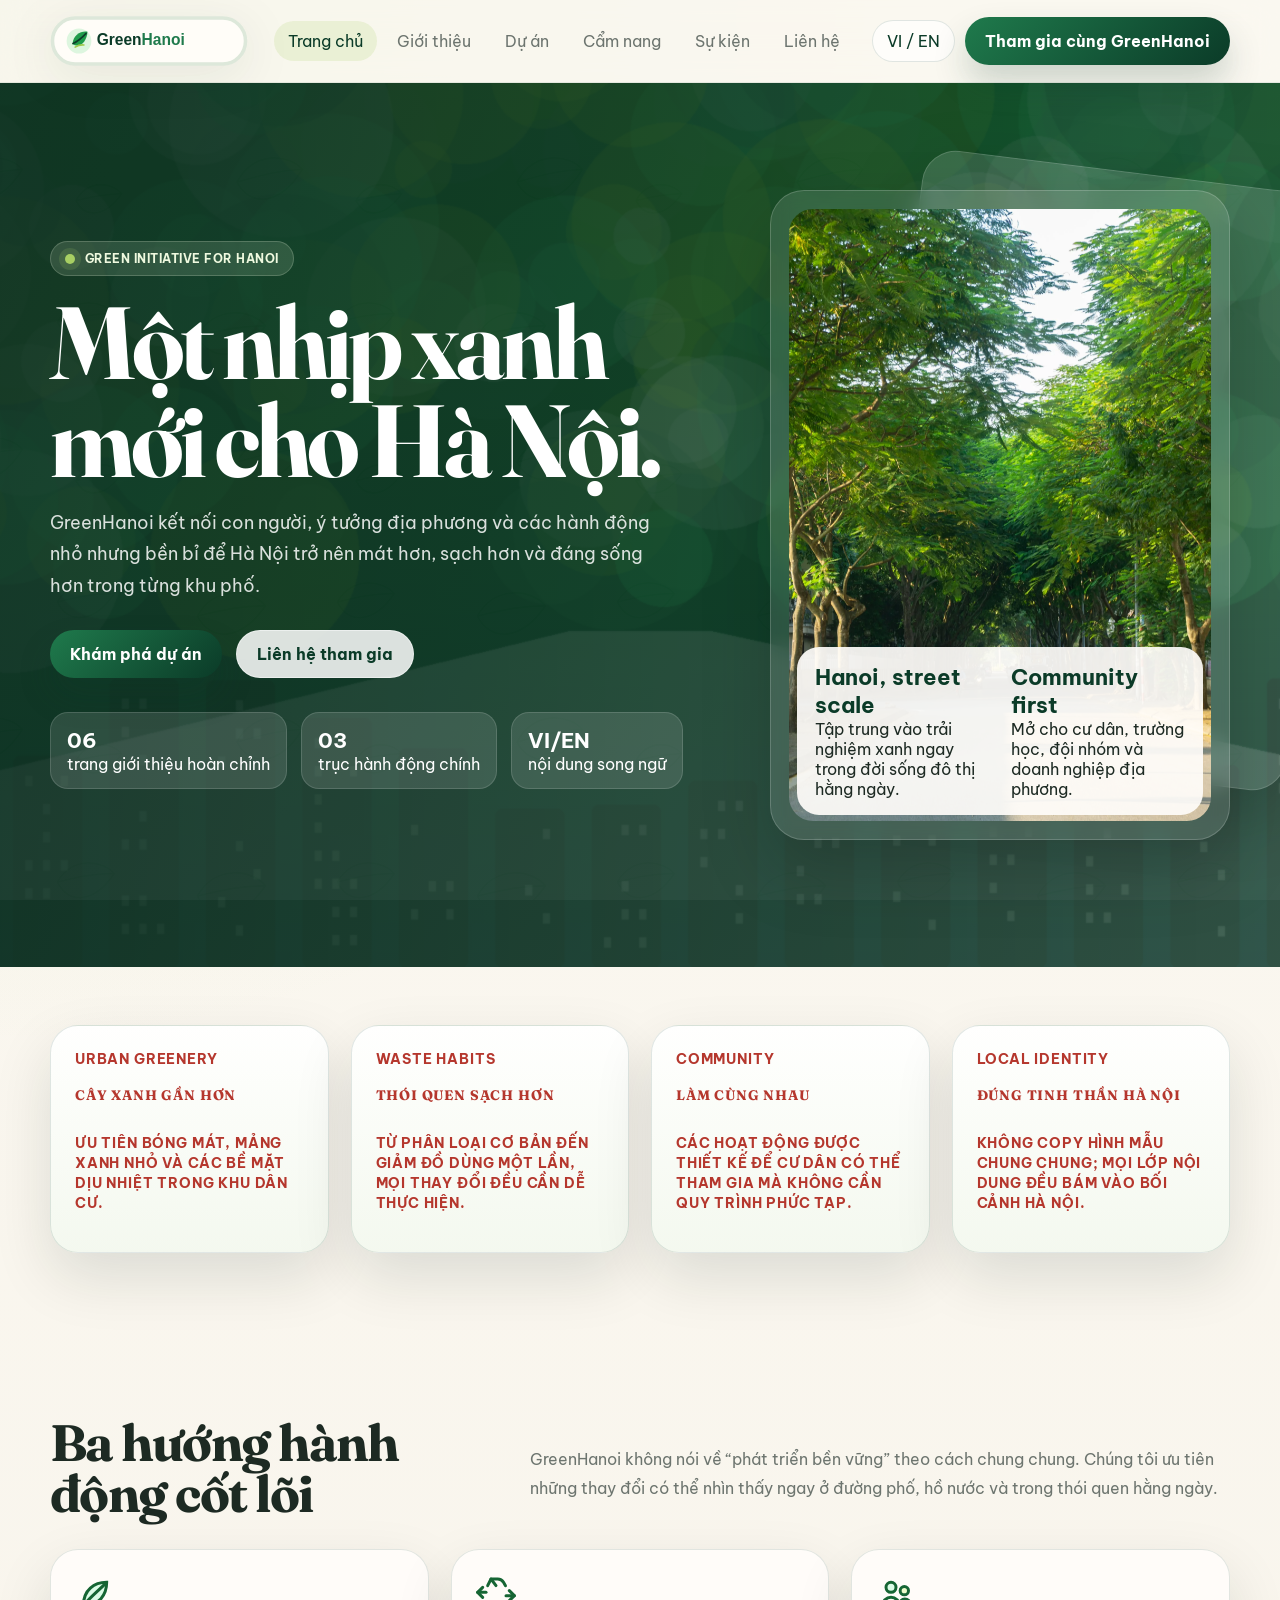
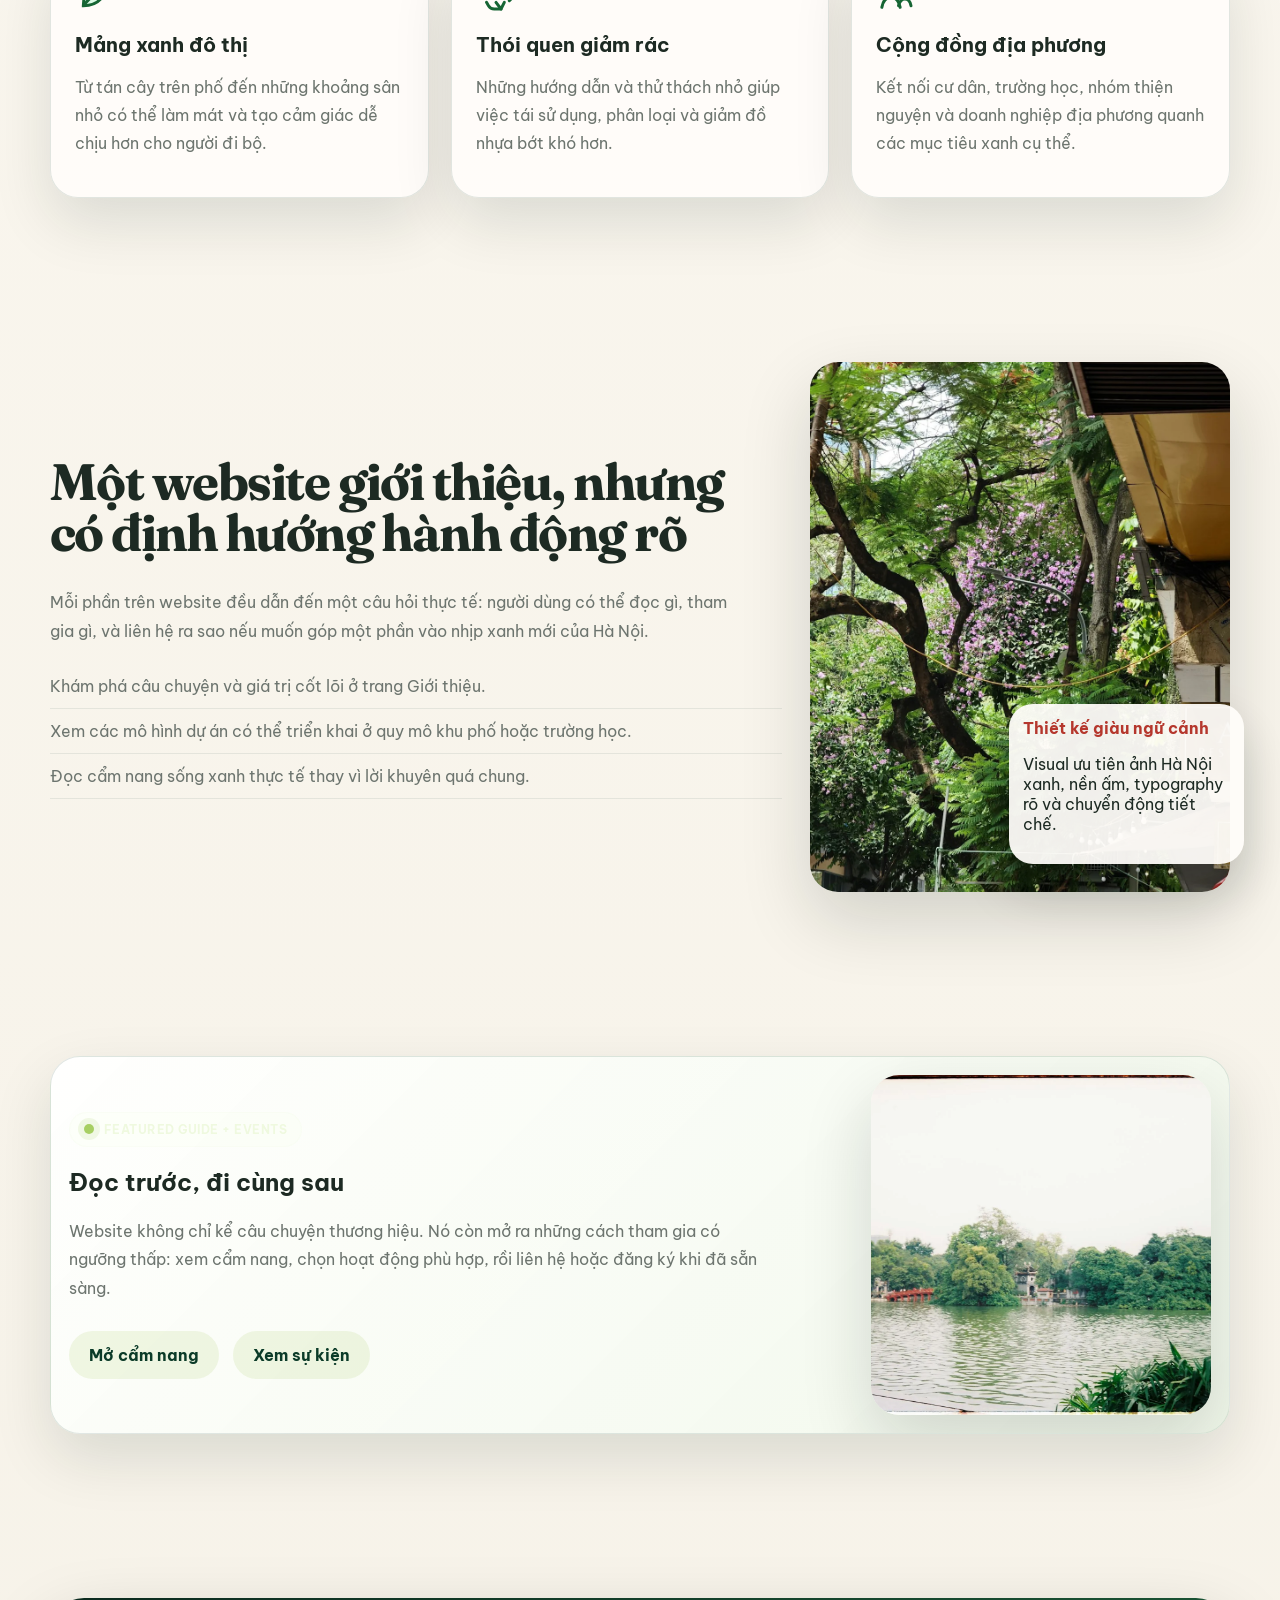
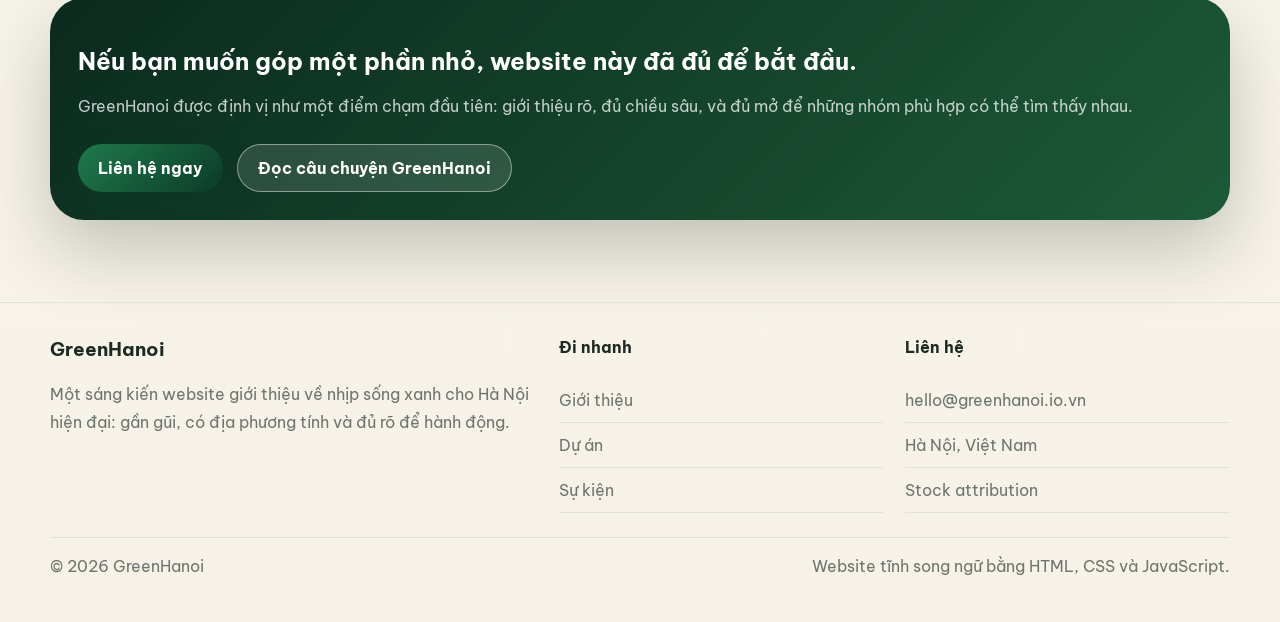
<file: index.html>
<!doctype html>
<html lang="vi">
<head>
  <meta charset="utf-8">
  <meta name="viewport" content="width=device-width, initial-scale=1">
  <title>GreenHanoi | Một nhịp xanh mới cho Hà Nội</title>
  <meta name="description" content="GreenHanoi là website giới thiệu một sáng kiến cộng đồng hiện đại nhằm xây dựng Hà Nội xanh hơn, sạch hơn và dễ sống hơn.">
  <link rel="preconnect" href="https://fonts.googleapis.com">
  <link rel="preconnect" href="https://fonts.gstatic.com" crossorigin>
  <link href="https://fonts.googleapis.com/css2?family=Be+Vietnam+Pro:wght@400;500;600;700;800&family=Fraunces:opsz,wght@9..144,500;9..144,700&display=swap" rel="stylesheet">
  <link rel="stylesheet" href="assets/css/site.css">
</head>
<body>
  <a class="skip-link" href="#main-content">Skip to content</a>
  <div class="site-shell">
    <header class="site-header">
      <div class="container site-header__bar">
        <a class="brand" href="index.html" aria-label="GreenHanoi">
          <img src="assets/logo/greenhanoi-logo.svg" alt="GreenHanoi logo">
        </a>
        <nav class="site-nav" aria-label="Primary">
          <button class="menu-toggle" type="button" aria-expanded="false" aria-controls="site-nav-links" data-menu-toggle>
            <span class="lang" data-lang="vi">Menu</span>
            <span class="lang" data-lang="en">Menu</span>
          </button>
          <div class="site-nav__links" id="site-nav-links" data-nav-links>
            <a href="index.html"><span class="lang" data-lang="vi">Trang chủ</span><span class="lang" data-lang="en">Home</span></a>
            <a href="about.html"><span class="lang" data-lang="vi">Giới thiệu</span><span class="lang" data-lang="en">About</span></a>
            <a href="projects.html"><span class="lang" data-lang="vi">Dự án</span><span class="lang" data-lang="en">Projects</span></a>
            <a href="guide.html"><span class="lang" data-lang="vi">Cẩm nang</span><span class="lang" data-lang="en">Guide</span></a>
            <a href="events.html"><span class="lang" data-lang="vi">Sự kiện</span><span class="lang" data-lang="en">Events</span></a>
            <a href="contact.html"><span class="lang" data-lang="vi">Liên hệ</span><span class="lang" data-lang="en">Contact</span></a>
          </div>
          <div class="header-actions">
            <button class="lang-toggle" type="button" data-lang-toggle aria-pressed="false">VI / EN</button>
            <a class="button button--primary" href="contact.html">
              <span class="lang" data-lang="vi">Tham gia cùng GreenHanoi</span>
              <span class="lang" data-lang="en">Join GreenHanoi</span>
            </a>
          </div>
        </nav>
      </div>
    </header>

    <main id="main-content">
      <section class="hero">
        <div class="container hero__grid">
          <div>
            <div class="eyebrow" data-animate="1">
              <span class="lang" data-lang="vi">Green initiative for Hanoi</span>
              <span class="lang" data-lang="en">Green initiative for Hanoi</span>
            </div>
            <h1 data-animate="2">
              <span class="lang" data-lang="vi">Một nhịp xanh mới cho Hà Nội.</span>
              <span class="lang" data-lang="en">A new green rhythm for Hanoi.</span>
            </h1>
            <p data-animate="3">
              <span class="lang" data-lang="vi">GreenHanoi kết nối con người, ý tưởng địa phương và các hành động nhỏ nhưng bền bỉ để Hà Nội trở nên mát hơn, sạch hơn và đáng sống hơn trong từng khu phố.</span>
              <span class="lang" data-lang="en">GreenHanoi connects people, local ideas, and steady small actions to make Hanoi cooler, cleaner, and more livable at the neighborhood scale.</span>
            </p>
            <div class="hero__actions" data-animate="4">
              <a class="button button--primary" href="projects.html">
                <span class="lang" data-lang="vi">Khám phá dự án</span>
                <span class="lang" data-lang="en">Explore projects</span>
              </a>
              <a class="button button--secondary" href="contact.html">
                <span class="lang" data-lang="vi">Liên hệ tham gia</span>
                <span class="lang" data-lang="en">Join or contact</span>
              </a>
            </div>
            <div class="hero__mini reveal">
              <div class="pill-stat">
                <strong>06</strong>
                <span class="lang" data-lang="vi">trang giới thiệu hoàn chỉnh</span>
                <span class="lang" data-lang="en">core editorial pages</span>
              </div>
              <div class="pill-stat">
                <strong>03</strong>
                <span class="lang" data-lang="vi">trục hành động chính</span>
                <span class="lang" data-lang="en">main action pillars</span>
              </div>
              <div class="pill-stat">
                <strong>VI/EN</strong>
                <span class="lang" data-lang="vi">nội dung song ngữ</span>
                <span class="lang" data-lang="en">bilingual content</span>
              </div>
            </div>
          </div>
          <div class="hero-card reveal">
            <picture>
              <source srcset="assets/images/stock/home-canopy.webp" type="image/webp">
              <img src="assets/images/stock/home-canopy.jpg" alt="Hanoi street framed by dense green trees">
            </picture>
            <div class="hero-card__note">
              <div>
                <strong>Hanoi, street scale</strong>
                <span class="lang" data-lang="vi">Tập trung vào trải nghiệm xanh ngay trong đời sống đô thị hằng ngày.</span>
                <span class="lang" data-lang="en">Focused on greener daily urban life where people already live and move.</span>
              </div>
              <div>
                <strong>Community first</strong>
                <span class="lang" data-lang="vi">Mở cho cư dân, trường học, đội nhóm và doanh nghiệp địa phương.</span>
                <span class="lang" data-lang="en">Open to residents, schools, local teams, and neighborhood businesses.</span>
              </div>
            </div>
          </div>
        </div>
      </section>

      <section class="section feature-band">
        <div class="container stats-grid">
          <article class="stat-card reveal">
            <span>Urban greenery</span>
            <strong><span class="lang" data-lang="vi">Cây xanh gần hơn</span><span class="lang" data-lang="en">Closer greenery</span></strong>
            <p><span class="lang" data-lang="vi">Ưu tiên bóng mát, mảng xanh nhỏ và các bề mặt dịu nhiệt trong khu dân cư.</span><span class="lang" data-lang="en">Prioritizing shade, pocket greenery, and cooler surfaces inside neighborhoods.</span></p>
          </article>
          <article class="stat-card reveal">
            <span>Waste habits</span>
            <strong><span class="lang" data-lang="vi">Thói quen sạch hơn</span><span class="lang" data-lang="en">Cleaner habits</span></strong>
            <p><span class="lang" data-lang="vi">Từ phân loại cơ bản đến giảm đồ dùng một lần, mọi thay đổi đều cần dễ thực hiện.</span><span class="lang" data-lang="en">From basic sorting to reducing single-use items, every shift must stay practical.</span></p>
          </article>
          <article class="stat-card reveal">
            <span>Community</span>
            <strong><span class="lang" data-lang="vi">Làm cùng nhau</span><span class="lang" data-lang="en">Built together</span></strong>
            <p><span class="lang" data-lang="vi">Các hoạt động được thiết kế để cư dân có thể tham gia mà không cần quy trình phức tạp.</span><span class="lang" data-lang="en">Programs are shaped so residents can join without a heavy process.</span></p>
          </article>
          <article class="stat-card reveal">
            <span>Local identity</span>
            <strong><span class="lang" data-lang="vi">Đúng tinh thần Hà Nội</span><span class="lang" data-lang="en">Rooted in Hanoi</span></strong>
            <p><span class="lang" data-lang="vi">Không copy hình mẫu chung chung; mọi lớp nội dung đều bám vào bối cảnh Hà Nội.</span><span class="lang" data-lang="en">Not a generic eco site. The story, visuals, and actions stay specific to Hanoi.</span></p>
          </article>
        </div>
      </section>

      <section class="section">
        <div class="container">
          <div class="section-heading reveal">
            <div>
              <h2><span class="lang" data-lang="vi">Ba hướng hành động cốt lõi</span><span class="lang" data-lang="en">Three core directions</span></h2>
            </div>
            <p class="lede"><span class="lang" data-lang="vi">GreenHanoi không nói về “phát triển bền vững” theo cách chung chung. Chúng tôi ưu tiên những thay đổi có thể nhìn thấy ngay ở đường phố, hồ nước và trong thói quen hằng ngày.</span><span class="lang" data-lang="en">GreenHanoi avoids abstract sustainability language. The focus is on visible change in streets, lakes, and daily habits.</span></p>
          </div>
          <div class="cards-grid">
            <article class="card reveal">
              <img class="icon" src="assets/icons/leaf.svg" alt="">
              <h3><span class="lang" data-lang="vi">Mảng xanh đô thị</span><span class="lang" data-lang="en">Urban greenery</span></h3>
              <p><span class="lang" data-lang="vi">Từ tán cây trên phố đến những khoảng sân nhỏ có thể làm mát và tạo cảm giác dễ chịu hơn cho người đi bộ.</span><span class="lang" data-lang="en">From tree canopies to small planted courtyards that cool down and soften the pedestrian experience.</span></p>
            </article>
            <article class="card reveal">
              <img class="icon" src="assets/icons/recycle.svg" alt="">
              <h3><span class="lang" data-lang="vi">Thói quen giảm rác</span><span class="lang" data-lang="en">Lower-waste habits</span></h3>
              <p><span class="lang" data-lang="vi">Những hướng dẫn và thử thách nhỏ giúp việc tái sử dụng, phân loại và giảm đồ nhựa bớt khó hơn.</span><span class="lang" data-lang="en">Small guides and challenges that make reuse, sorting, and plastic reduction less intimidating.</span></p>
            </article>
            <article class="card reveal">
              <img class="icon" src="assets/icons/community.svg" alt="">
              <h3><span class="lang" data-lang="vi">Cộng đồng địa phương</span><span class="lang" data-lang="en">Local participation</span></h3>
              <p><span class="lang" data-lang="vi">Kết nối cư dân, trường học, nhóm thiện nguyện và doanh nghiệp địa phương quanh các mục tiêu xanh cụ thể.</span><span class="lang" data-lang="en">Connecting residents, schools, volunteer groups, and neighborhood businesses around specific green goals.</span></p>
            </article>
          </div>
        </div>
      </section>

      <section class="section">
        <div class="container split">
          <div class="reveal">
            <div class="section-heading">
              <div>
                <h2><span class="lang" data-lang="vi">Một website giới thiệu, nhưng có định hướng hành động rõ</span><span class="lang" data-lang="en">An introduction site with a clear action logic</span></h2>
              </div>
            </div>
            <p class="lede"><span class="lang" data-lang="vi">Mỗi phần trên website đều dẫn đến một câu hỏi thực tế: người dùng có thể đọc gì, tham gia gì, và liên hệ ra sao nếu muốn góp một phần vào nhịp xanh mới của Hà Nội.</span><span class="lang" data-lang="en">Every section on the website answers a practical question: what people can read, what they can join, and how they can get in touch if they want to contribute.</span></p>
            <ul class="detail-list">
              <li><span class="lang" data-lang="vi">Khám phá câu chuyện và giá trị cốt lõi ở trang Giới thiệu.</span><span class="lang" data-lang="en">Discover the origin story and core values on the About page.</span></li>
              <li><span class="lang" data-lang="vi">Xem các mô hình dự án có thể triển khai ở quy mô khu phố hoặc trường học.</span><span class="lang" data-lang="en">See program models that can work at neighborhood or school scale.</span></li>
              <li><span class="lang" data-lang="vi">Đọc cẩm nang sống xanh thực tế thay vì lời khuyên quá chung.</span><span class="lang" data-lang="en">Read grounded green living guidance instead of generic advice.</span></li>
            </ul>
          </div>
          <div class="photo-stack reveal">
            <picture>
              <source srcset="assets/images/stock/street-greenery.webp" type="image/webp">
              <img class="photo-stack__main" src="assets/images/stock/street-greenery.jpg" alt="Green street corner in Hanoi">
            </picture>
            <div class="photo-stack__accent">
              <strong><span class="lang" data-lang="vi">Thiết kế giàu ngữ cảnh</span><span class="lang" data-lang="en">Context-rich design</span></strong>
              <p><span class="lang" data-lang="vi">Visual ưu tiên ảnh Hà Nội xanh, nền ấm, typography rõ và chuyển động tiết chế.</span><span class="lang" data-lang="en">The visual system favors Hanoi greenery, warm backgrounds, strong typography, and restrained motion.</span></p>
            </div>
          </div>
        </div>
      </section>

      <section class="section">
        <div class="container">
          <div class="spotlight reveal">
            <div>
              <div class="eyebrow">
                <span class="lang" data-lang="vi">Featured guide + events</span>
                <span class="lang" data-lang="en">Featured guide + events</span>
              </div>
              <h2><span class="lang" data-lang="vi">Đọc trước, đi cùng sau</span><span class="lang" data-lang="en">Read first, join next</span></h2>
              <p class="lede"><span class="lang" data-lang="vi">Website không chỉ kể câu chuyện thương hiệu. Nó còn mở ra những cách tham gia có ngưỡng thấp: xem cẩm nang, chọn hoạt động phù hợp, rồi liên hệ hoặc đăng ký khi đã sẵn sàng.</span><span class="lang" data-lang="en">The site does more than tell a brand story. It opens low-friction ways to engage: read the guide, find a suitable activity, then reach out when ready.</span></p>
              <div class="cta-actions">
                <a class="button button--ghost" href="guide.html"><span class="lang" data-lang="vi">Mở cẩm nang</span><span class="lang" data-lang="en">Open the guide</span></a>
                <a class="button button--ghost" href="events.html"><span class="lang" data-lang="vi">Xem sự kiện</span><span class="lang" data-lang="en">See events</span></a>
              </div>
            </div>
            <picture>
              <source srcset="assets/images/stock/hoan-kiem-lake.webp" type="image/webp">
              <img src="assets/images/stock/hoan-kiem-lake.jpg" alt="Tree-filled lakeside scene in Hanoi">
            </picture>
          </div>
        </div>
      </section>

      <section class="section">
        <div class="container cta-panel reveal">
          <h2><span class="lang" data-lang="vi">Nếu bạn muốn góp một phần nhỏ, website này đã đủ để bắt đầu.</span><span class="lang" data-lang="en">If you want to contribute in a small way, this site is enough to begin.</span></h2>
          <p><span class="lang" data-lang="vi">GreenHanoi được định vị như một điểm chạm đầu tiên: giới thiệu rõ, đủ chiều sâu, và đủ mở để những nhóm phù hợp có thể tìm thấy nhau.</span><span class="lang" data-lang="en">GreenHanoi is positioned as a first point of contact: clear, rich enough to feel credible, and open enough for the right groups to find each other.</span></p>
          <div class="cta-actions">
            <a class="button button--primary" href="contact.html"><span class="lang" data-lang="vi">Liên hệ ngay</span><span class="lang" data-lang="en">Contact us</span></a>
            <a class="button button--secondary" href="about.html"><span class="lang" data-lang="vi">Đọc câu chuyện GreenHanoi</span><span class="lang" data-lang="en">Read the GreenHanoi story</span></a>
          </div>
        </div>
      </section>
    </main>

    <footer class="site-footer">
      <div class="container">
        <div class="footer-grid">
          <div class="footer-column">
            <h3>GreenHanoi</h3>
            <p><span class="lang" data-lang="vi">Một sáng kiến website giới thiệu về nhịp sống xanh cho Hà Nội hiện đại: gần gũi, có địa phương tính và đủ rõ để hành động.</span><span class="lang" data-lang="en">A modern website initiative shaped around greener urban life in Hanoi: local, calm, and practical enough to move people into action.</span></p>
          </div>
          <div class="footer-column">
            <h4><span class="lang" data-lang="vi">Đi nhanh</span><span class="lang" data-lang="en">Quick links</span></h4>
            <ul>
              <li><a href="about.html"><span class="lang" data-lang="vi">Giới thiệu</span><span class="lang" data-lang="en">About</span></a></li>
              <li><a href="projects.html"><span class="lang" data-lang="vi">Dự án</span><span class="lang" data-lang="en">Projects</span></a></li>
              <li><a href="events.html"><span class="lang" data-lang="vi">Sự kiện</span><span class="lang" data-lang="en">Events</span></a></li>
            </ul>
          </div>
          <div class="footer-column">
            <h4><span class="lang" data-lang="vi">Liên hệ</span><span class="lang" data-lang="en">Contact</span></h4>
            <ul>
              <li>hello@greenhanoi.io.vn</li>
              <li><span class="lang" data-lang="vi">Hà Nội, Việt Nam</span><span class="lang" data-lang="en">Hanoi, Vietnam</span></li>
              <li><a href="source-links/stock-attribution.md">Stock attribution</a></li>
            </ul>
          </div>
        </div>
        <div class="footer-meta">
          <span>© 2026 GreenHanoi</span>
          <span><span class="lang" data-lang="vi">Website tĩnh song ngữ bằng HTML, CSS và JavaScript.</span><span class="lang" data-lang="en">Bilingual static site built with HTML, CSS, and JavaScript.</span></span>
        </div>
      </div>
    </footer>
  </div>
  <script src="assets/js/site.js"></script>
</body>
</html>
</file>
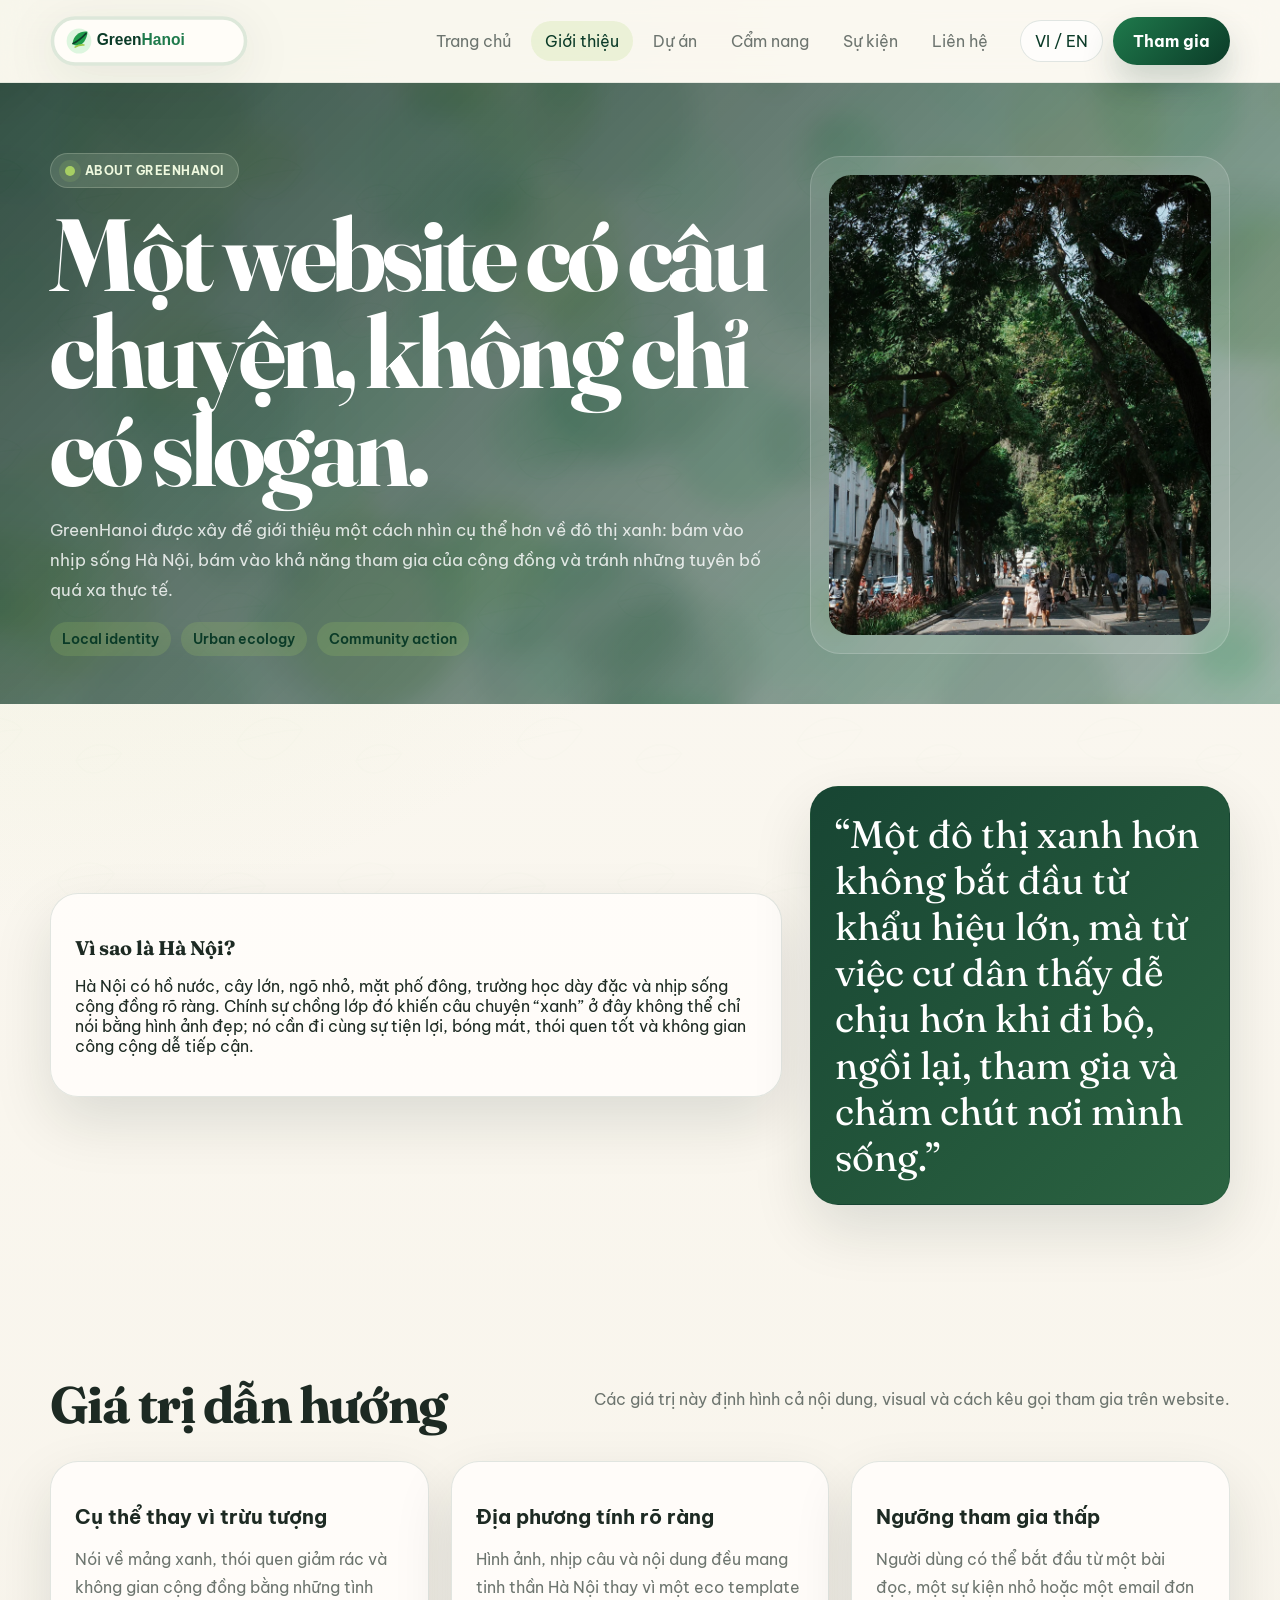
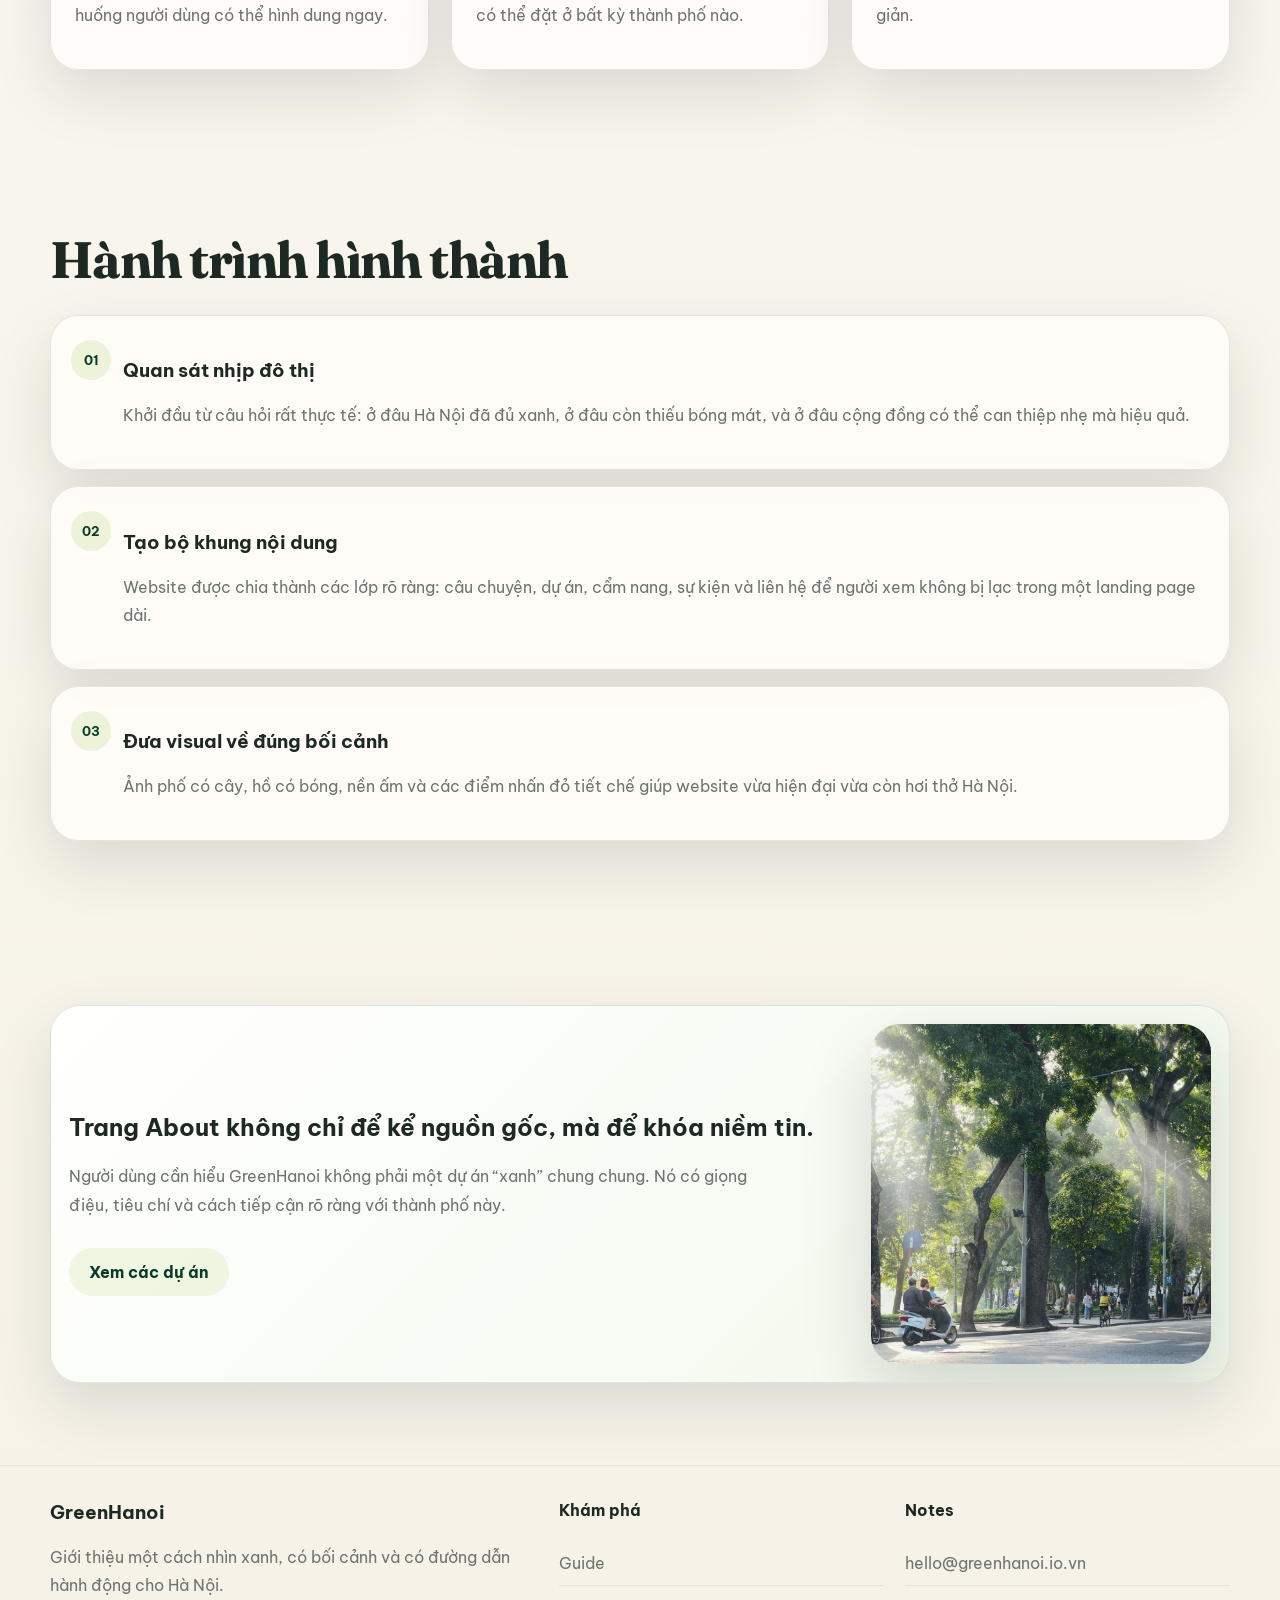
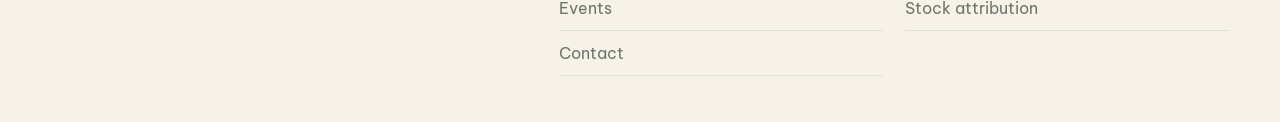
<file: about.html>
<!doctype html>
<html lang="vi">
<head>
  <meta charset="utf-8">
  <meta name="viewport" content="width=device-width, initial-scale=1">
  <title>About GreenHanoi | Câu chuyện và định hướng</title>
  <meta name="description" content="Giới thiệu câu chuyện, giá trị, lý do chọn Hà Nội và cách GreenHanoi định hình một sáng kiến xanh mang tính địa phương.">
  <link rel="preconnect" href="https://fonts.googleapis.com">
  <link rel="preconnect" href="https://fonts.gstatic.com" crossorigin>
  <link href="https://fonts.googleapis.com/css2?family=Be+Vietnam+Pro:wght@400;500;600;700;800&family=Fraunces:opsz,wght@9..144,500;9..144,700&display=swap" rel="stylesheet">
  <link rel="stylesheet" href="assets/css/site.css">
</head>
<body>
  <a class="skip-link" href="#main-content">Skip to content</a>
  <div class="site-shell">
    <header class="site-header">
      <div class="container site-header__bar">
        <a class="brand" href="index.html" aria-label="GreenHanoi">
          <img src="assets/logo/greenhanoi-logo.svg" alt="GreenHanoi logo">
        </a>
        <nav class="site-nav" aria-label="Primary">
          <button class="menu-toggle" type="button" aria-expanded="false" aria-controls="site-nav-links" data-menu-toggle>
            <span class="lang" data-lang="vi">Menu</span><span class="lang" data-lang="en">Menu</span>
          </button>
          <div class="site-nav__links" id="site-nav-links" data-nav-links>
            <a href="index.html"><span class="lang" data-lang="vi">Trang chủ</span><span class="lang" data-lang="en">Home</span></a>
            <a href="about.html"><span class="lang" data-lang="vi">Giới thiệu</span><span class="lang" data-lang="en">About</span></a>
            <a href="projects.html"><span class="lang" data-lang="vi">Dự án</span><span class="lang" data-lang="en">Projects</span></a>
            <a href="guide.html"><span class="lang" data-lang="vi">Cẩm nang</span><span class="lang" data-lang="en">Guide</span></a>
            <a href="events.html"><span class="lang" data-lang="vi">Sự kiện</span><span class="lang" data-lang="en">Events</span></a>
            <a href="contact.html"><span class="lang" data-lang="vi">Liên hệ</span><span class="lang" data-lang="en">Contact</span></a>
          </div>
          <div class="header-actions">
            <button class="lang-toggle" type="button" data-lang-toggle aria-pressed="false">VI / EN</button>
            <a class="button button--primary" href="contact.html"><span class="lang" data-lang="vi">Tham gia</span><span class="lang" data-lang="en">Join</span></a>
          </div>
        </nav>
      </div>
    </header>
    <main id="main-content">
      <section class="page-hero">
        <div class="container page-hero__grid">
          <div>
            <div class="eyebrow" data-animate="1"><span class="lang" data-lang="vi">About GreenHanoi</span><span class="lang" data-lang="en">About GreenHanoi</span></div>
            <h1 data-animate="2"><span class="lang" data-lang="vi">Một website có câu chuyện, không chỉ có slogan.</span><span class="lang" data-lang="en">A site with a story, not just a slogan.</span></h1>
            <p data-animate="3"><span class="lang" data-lang="vi">GreenHanoi được xây để giới thiệu một cách nhìn cụ thể hơn về đô thị xanh: bám vào nhịp sống Hà Nội, bám vào khả năng tham gia của cộng đồng và tránh những tuyên bố quá xa thực tế.</span><span class="lang" data-lang="en">GreenHanoi frames urban sustainability in a more grounded way: rooted in Hanoi, rooted in community participation, and careful not to over-claim.</span></p>
            <div class="tag-list" data-animate="4">
              <span class="tag">Local identity</span>
              <span class="tag">Urban ecology</span>
              <span class="tag">Community action</span>
            </div>
          </div>
          <div class="hero-panel reveal">
            <picture>
              <source srcset="assets/images/stock/hoan-kiem-walk.webp" type="image/webp">
              <img src="assets/images/stock/hoan-kiem-walk.jpg" alt="Pedestrians walking under green trees in Hanoi">
            </picture>
          </div>
        </div>
      </section>

      <section class="section">
        <div class="container split">
          <div class="story-card reveal">
            <h3><span class="lang" data-lang="vi">Vì sao là Hà Nội?</span><span class="lang" data-lang="en">Why Hanoi?</span></h3>
            <p><span class="lang" data-lang="vi">Hà Nội có hồ nước, cây lớn, ngõ nhỏ, mặt phố đông, trường học dày đặc và nhịp sống cộng đồng rõ ràng. Chính sự chồng lớp đó khiến câu chuyện “xanh” ở đây không thể chỉ nói bằng hình ảnh đẹp; nó cần đi cùng sự tiện lợi, bóng mát, thói quen tốt và không gian công cộng dễ tiếp cận.</span><span class="lang" data-lang="en">Hanoi combines lakes, large trees, dense streets, schools, and strong neighborhood rhythms. That complexity means “green” cannot remain a purely visual idea. It must also mean convenience, shade, better habits, and accessible public space.</span></p>
          </div>
          <div class="quote-card reveal">
            <blockquote><span class="lang" data-lang="vi">“Một đô thị xanh hơn không bắt đầu từ khẩu hiệu lớn, mà từ việc cư dân thấy dễ chịu hơn khi đi bộ, ngồi lại, tham gia và chăm chút nơi mình sống.”</span><span class="lang" data-lang="en">“A greener city does not begin with a grand slogan. It begins when residents feel more comfortable walking, staying, participating, and caring for where they live.”</span></blockquote>
          </div>
        </div>
      </section>

      <section class="section">
        <div class="container">
          <div class="section-heading reveal">
            <div>
              <h2><span class="lang" data-lang="vi">Giá trị dẫn hướng</span><span class="lang" data-lang="en">Guiding values</span></h2>
            </div>
            <p class="lede"><span class="lang" data-lang="vi">Các giá trị này định hình cả nội dung, visual và cách kêu gọi tham gia trên website.</span><span class="lang" data-lang="en">These values shape the content, visual language, and participation logic across the site.</span></p>
          </div>
          <div class="principles-grid">
            <article class="card reveal">
              <h3><span class="lang" data-lang="vi">Cụ thể thay vì trừu tượng</span><span class="lang" data-lang="en">Specific over abstract</span></h3>
              <p><span class="lang" data-lang="vi">Nói về mảng xanh, thói quen giảm rác và không gian cộng đồng bằng những tình huống người dùng có thể hình dung ngay.</span><span class="lang" data-lang="en">Discuss greenery, lower-waste habits, and community space through situations people can immediately picture.</span></p>
            </article>
            <article class="card reveal">
              <h3><span class="lang" data-lang="vi">Địa phương tính rõ ràng</span><span class="lang" data-lang="en">Strong local identity</span></h3>
              <p><span class="lang" data-lang="vi">Hình ảnh, nhịp câu và nội dung đều mang tinh thần Hà Nội thay vì một eco template có thể đặt ở bất kỳ thành phố nào.</span><span class="lang" data-lang="en">The imagery, pacing, and content stay recognizably Hanoi rather than reading like a generic eco template.</span></p>
            </article>
            <article class="card reveal">
              <h3><span class="lang" data-lang="vi">Ngưỡng tham gia thấp</span><span class="lang" data-lang="en">Low-friction participation</span></h3>
              <p><span class="lang" data-lang="vi">Người dùng có thể bắt đầu từ một bài đọc, một sự kiện nhỏ hoặc một email đơn giản.</span><span class="lang" data-lang="en">People can start from a short guide, a small event, or a simple email without extra complexity.</span></p>
            </article>
          </div>
        </div>
      </section>

      <section class="section">
        <div class="container">
          <div class="section-heading reveal">
            <h2><span class="lang" data-lang="vi">Hành trình hình thành</span><span class="lang" data-lang="en">Formation timeline</span></h2>
          </div>
          <div class="timeline">
            <article class="timeline__item reveal" data-year="01">
              <h3><span class="lang" data-lang="vi">Quan sát nhịp đô thị</span><span class="lang" data-lang="en">Observing urban rhythms</span></h3>
              <p><span class="lang" data-lang="vi">Khởi đầu từ câu hỏi rất thực tế: ở đâu Hà Nội đã đủ xanh, ở đâu còn thiếu bóng mát, và ở đâu cộng đồng có thể can thiệp nhẹ mà hiệu quả.</span><span class="lang" data-lang="en">The starting point is practical: where Hanoi already feels green, where shade is missing, and where small community interventions could matter.</span></p>
            </article>
            <article class="timeline__item reveal" data-year="02">
              <h3><span class="lang" data-lang="vi">Tạo bộ khung nội dung</span><span class="lang" data-lang="en">Shaping the content framework</span></h3>
              <p><span class="lang" data-lang="vi">Website được chia thành các lớp rõ ràng: câu chuyện, dự án, cẩm nang, sự kiện và liên hệ để người xem không bị lạc trong một landing page dài.</span><span class="lang" data-lang="en">The site is structured into story, projects, guide, events, and contact so users do not get lost in a single endless landing page.</span></p>
            </article>
            <article class="timeline__item reveal" data-year="03">
              <h3><span class="lang" data-lang="vi">Đưa visual về đúng bối cảnh</span><span class="lang" data-lang="en">Grounding the visual language</span></h3>
              <p><span class="lang" data-lang="vi">Ảnh phố có cây, hồ có bóng, nền ấm và các điểm nhấn đỏ tiết chế giúp website vừa hiện đại vừa còn hơi thở Hà Nội.</span><span class="lang" data-lang="en">Tree-lined streets, lake scenes, warm backgrounds, and restrained red accents keep the design contemporary while still feeling tied to Hanoi.</span></p>
            </article>
          </div>
        </div>
      </section>

      <section class="section">
        <div class="container spotlight reveal">
          <div>
            <h2><span class="lang" data-lang="vi">Trang About không chỉ để kể nguồn gốc, mà để khóa niềm tin.</span><span class="lang" data-lang="en">The About page is not just for origin stories. It is for trust.</span></h2>
            <p class="lede"><span class="lang" data-lang="vi">Người dùng cần hiểu GreenHanoi không phải một dự án “xanh” chung chung. Nó có giọng điệu, tiêu chí và cách tiếp cận rõ ràng với thành phố này.</span><span class="lang" data-lang="en">Users should come away knowing GreenHanoi is not a generic “green” idea. It has a tone, a set of criteria, and a clear relationship with this city.</span></p>
            <div class="cta-actions">
              <a class="button button--ghost" href="projects.html"><span class="lang" data-lang="vi">Xem các dự án</span><span class="lang" data-lang="en">See projects</span></a>
            </div>
          </div>
          <picture>
            <source srcset="assets/images/stock/sunbeams-hoankiem.webp" type="image/webp">
            <img src="assets/images/stock/sunbeams-hoankiem.jpg" alt="Sunlight through trees by a street in Hanoi">
          </picture>
        </div>
      </section>
    </main>
    <footer class="site-footer">
      <div class="container">
        <div class="footer-grid">
          <div class="footer-column"><h3>GreenHanoi</h3><p><span class="lang" data-lang="vi">Giới thiệu một cách nhìn xanh, có bối cảnh và có đường dẫn hành động cho Hà Nội.</span><span class="lang" data-lang="en">Introducing a green perspective for Hanoi with context and a path to action.</span></p></div>
          <div class="footer-column"><h4><span class="lang" data-lang="vi">Khám phá</span><span class="lang" data-lang="en">Explore</span></h4><ul><li><a href="guide.html">Guide</a></li><li><a href="events.html">Events</a></li><li><a href="contact.html">Contact</a></li></ul></div>
          <div class="footer-column"><h4>Notes</h4><ul><li>hello@greenhanoi.io.vn</li><li><a href="source-links/stock-attribution.md">Stock attribution</a></li></ul></div>
        </div>
      </div>
    </footer>
  </div>
  <script src="assets/js/site.js"></script>
</body>
</html>
</file>
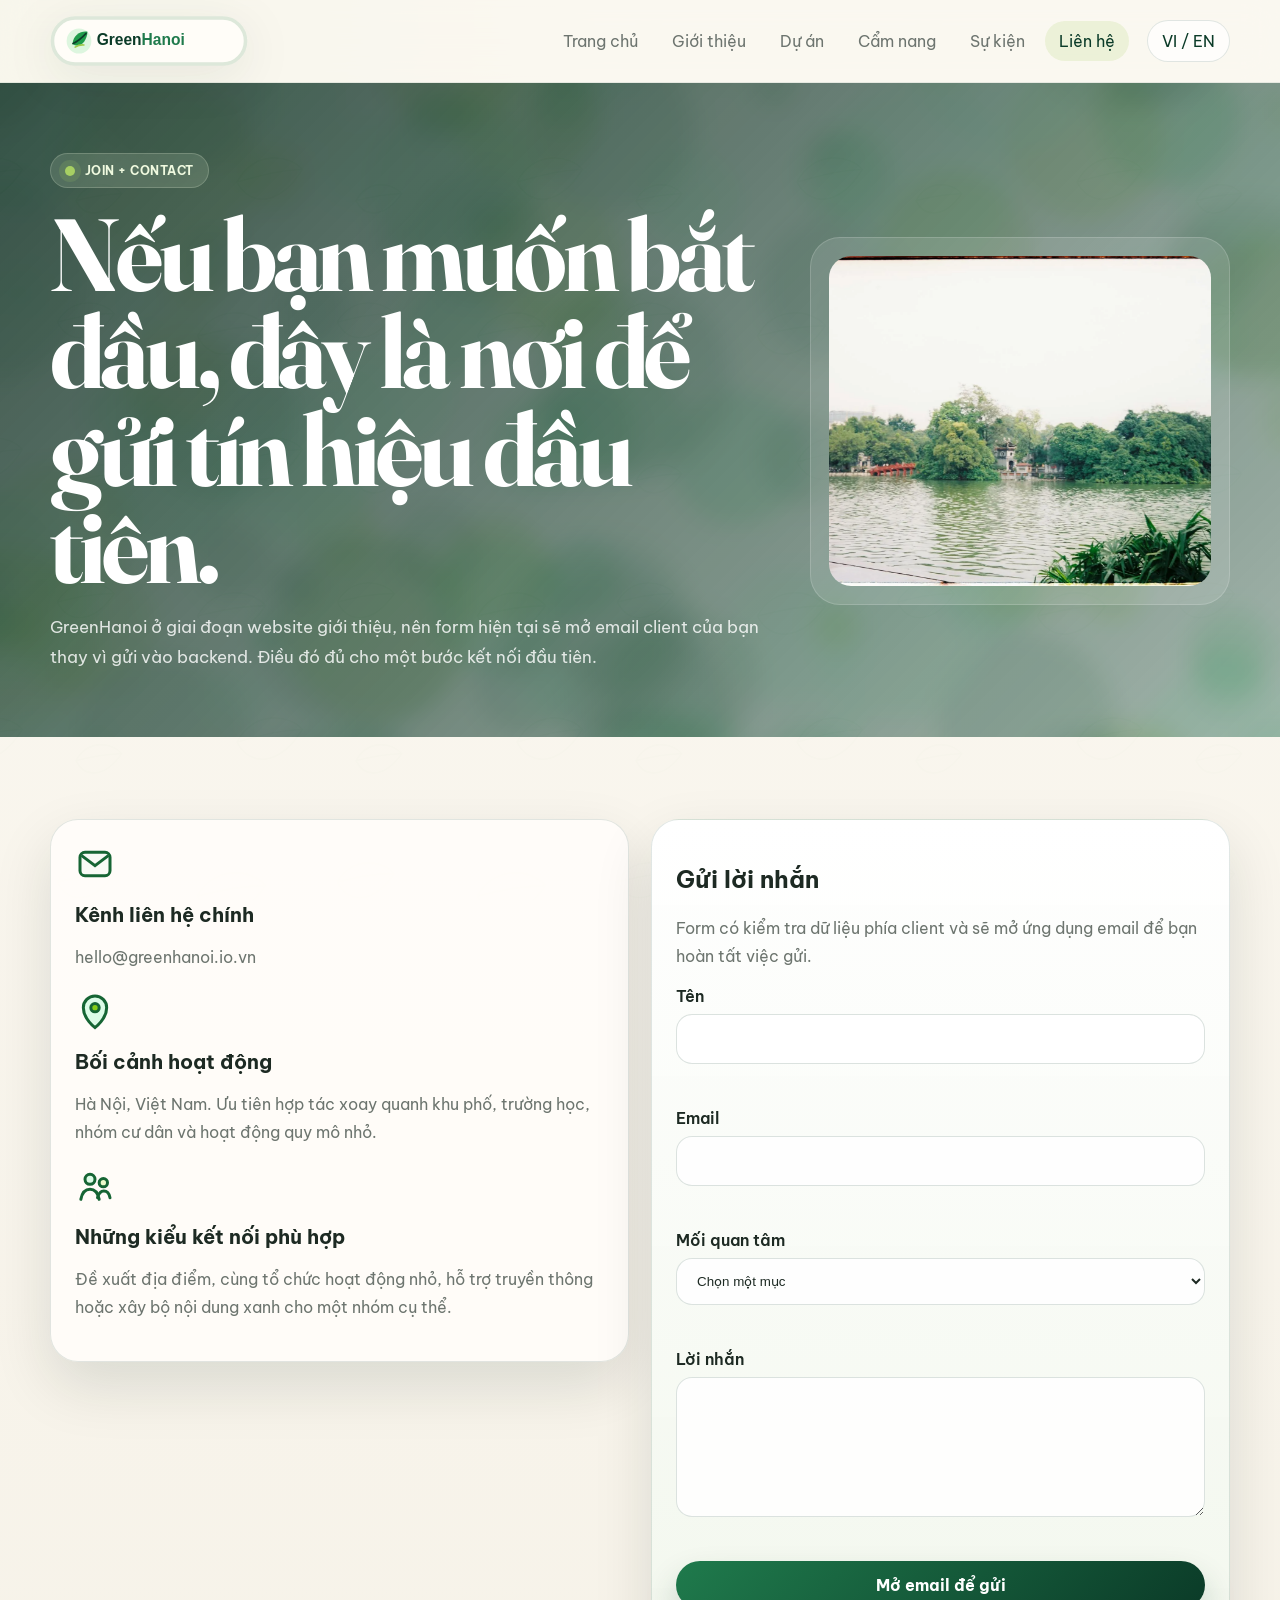
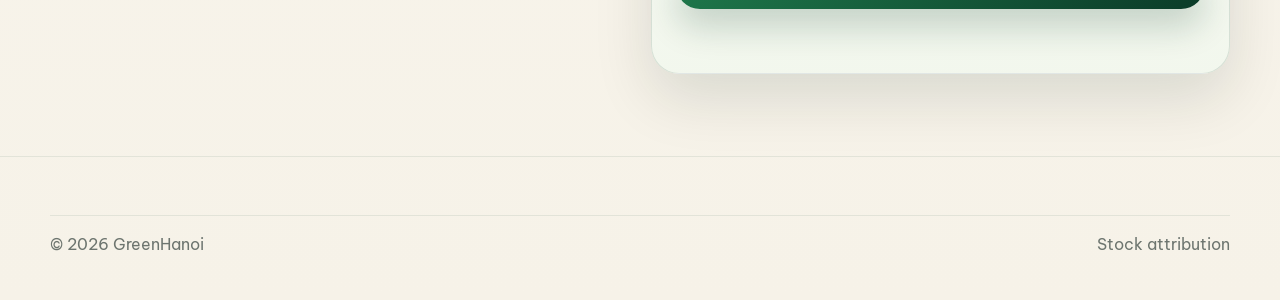
<file: contact.html>
<!doctype html>
<html lang="vi">
<head>
  <meta charset="utf-8">
  <meta name="viewport" content="width=device-width, initial-scale=1">
  <title>Contact | Join GreenHanoi</title>
  <meta name="description" content="Liên hệ và tham gia GreenHanoi: gửi lời nhắn, chọn mối quan tâm và bắt đầu một hướng hợp tác xanh phù hợp với Hà Nội.">
  <link rel="preconnect" href="https://fonts.googleapis.com">
  <link rel="preconnect" href="https://fonts.gstatic.com" crossorigin>
  <link href="https://fonts.googleapis.com/css2?family=Be+Vietnam+Pro:wght@400;500;600;700;800&family=Fraunces:opsz,wght@9..144,500;9..144,700&display=swap" rel="stylesheet">
  <link rel="stylesheet" href="assets/css/site.css">
</head>
<body>
  <a class="skip-link" href="#main-content">Skip to content</a>
  <div class="site-shell">
    <header class="site-header">
      <div class="container site-header__bar">
        <a class="brand" href="index.html" aria-label="GreenHanoi"><img src="assets/logo/greenhanoi-logo.svg" alt="GreenHanoi logo"></a>
        <nav class="site-nav" aria-label="Primary">
          <button class="menu-toggle" type="button" aria-expanded="false" aria-controls="site-nav-links" data-menu-toggle><span class="lang" data-lang="vi">Menu</span><span class="lang" data-lang="en">Menu</span></button>
          <div class="site-nav__links" id="site-nav-links" data-nav-links>
            <a href="index.html"><span class="lang" data-lang="vi">Trang chủ</span><span class="lang" data-lang="en">Home</span></a>
            <a href="about.html"><span class="lang" data-lang="vi">Giới thiệu</span><span class="lang" data-lang="en">About</span></a>
            <a href="projects.html"><span class="lang" data-lang="vi">Dự án</span><span class="lang" data-lang="en">Projects</span></a>
            <a href="guide.html"><span class="lang" data-lang="vi">Cẩm nang</span><span class="lang" data-lang="en">Guide</span></a>
            <a href="events.html"><span class="lang" data-lang="vi">Sự kiện</span><span class="lang" data-lang="en">Events</span></a>
            <a href="contact.html"><span class="lang" data-lang="vi">Liên hệ</span><span class="lang" data-lang="en">Contact</span></a>
          </div>
          <div class="header-actions"><button class="lang-toggle" type="button" data-lang-toggle aria-pressed="false">VI / EN</button></div>
        </nav>
      </div>
    </header>
    <main id="main-content">
      <section class="page-hero">
        <div class="container page-hero__grid">
          <div>
            <div class="eyebrow" data-animate="1"><span class="lang" data-lang="vi">Join + contact</span><span class="lang" data-lang="en">Join + contact</span></div>
            <h1 data-animate="2"><span class="lang" data-lang="vi">Nếu bạn muốn bắt đầu, đây là nơi để gửi tín hiệu đầu tiên.</span><span class="lang" data-lang="en">If you want to begin, this is where to send the first signal.</span></h1>
            <p data-animate="3"><span class="lang" data-lang="vi">GreenHanoi ở giai đoạn website giới thiệu, nên form hiện tại sẽ mở email client của bạn thay vì gửi vào backend. Điều đó đủ cho một bước kết nối đầu tiên.</span><span class="lang" data-lang="en">GreenHanoi is currently a brochure-style site, so the form opens your email client instead of posting to a backend. That is enough for a first connection.</span></p>
          </div>
          <div class="hero-panel reveal">
            <picture>
              <source srcset="assets/images/stock/hoan-kiem-lake.webp" type="image/webp">
              <img src="assets/images/stock/hoan-kiem-lake.jpg" alt="Lakeside greenery in Hanoi">
            </picture>
          </div>
        </div>
      </section>

      <section class="section">
        <div class="container contact-grid">
          <div class="contact-card reveal">
            <div class="contact-item">
              <img class="icon" src="assets/icons/email.svg" alt="">
              <h3><span class="lang" data-lang="vi">Kênh liên hệ chính</span><span class="lang" data-lang="en">Main contact channel</span></h3>
              <p>hello@greenhanoi.io.vn</p>
            </div>
            <div class="contact-item">
              <img class="icon" src="assets/icons/map-pin.svg" alt="">
              <h3><span class="lang" data-lang="vi">Bối cảnh hoạt động</span><span class="lang" data-lang="en">Operating context</span></h3>
              <p><span class="lang" data-lang="vi">Hà Nội, Việt Nam. Ưu tiên hợp tác xoay quanh khu phố, trường học, nhóm cư dân và hoạt động quy mô nhỏ.</span><span class="lang" data-lang="en">Hanoi, Vietnam. The strongest fit is neighborhood-scale work, schools, resident groups, and small-format activations.</span></p>
            </div>
            <div class="contact-item">
              <img class="icon" src="assets/icons/community.svg" alt="">
              <h3><span class="lang" data-lang="vi">Những kiểu kết nối phù hợp</span><span class="lang" data-lang="en">Best-fit inquiries</span></h3>
              <p><span class="lang" data-lang="vi">Đề xuất địa điểm, cùng tổ chức hoạt động nhỏ, hỗ trợ truyền thông hoặc xây bộ nội dung xanh cho một nhóm cụ thể.</span><span class="lang" data-lang="en">Location ideas, small co-hosted activities, communication support, or shaping green content for a specific local group.</span></p>
            </div>
          </div>

          <div class="contact-card contact-card--form reveal">
            <h2><span class="lang" data-lang="vi">Gửi lời nhắn</span><span class="lang" data-lang="en">Send a message</span></h2>
            <p class="form-note"><span class="lang" data-lang="vi">Form có kiểm tra dữ liệu phía client và sẽ mở ứng dụng email để bạn hoàn tất việc gửi.</span><span class="lang" data-lang="en">The form performs client-side validation and then opens your email app to complete the message.</span></p>
            <form class="form-grid" data-contact-form novalidate>
              <div class="field">
                <label for="name"><span class="lang" data-lang="vi">Tên</span><span class="lang" data-lang="en">Name</span></label>
                <input id="name" name="name" autocomplete="name">
                <div class="field-error" data-error-for="name"></div>
              </div>
              <div class="field">
                <label for="email">Email</label>
                <input id="email" name="email" type="email" autocomplete="email">
                <div class="field-error" data-error-for="email"></div>
              </div>
              <div class="field">
                <label for="focus"><span class="lang" data-lang="vi">Mối quan tâm</span><span class="lang" data-lang="en">Area of interest</span></label>
                <select id="focus" name="focus">
                  <option value="" data-label-vi="Chọn một mục" data-label-en="Choose one">Chọn một mục</option>
                  <option value="Projects" data-label-vi="Dự án khu phố" data-label-en="Neighborhood project">Dự án khu phố</option>
                  <option value="Guide" data-label-vi="Nội dung / cẩm nang" data-label-en="Content / guide">Nội dung / cẩm nang</option>
                  <option value="Events" data-label-vi="Sự kiện / volunteer" data-label-en="Events / volunteer">Sự kiện / volunteer</option>
                  <option value="Partnership" data-label-vi="Hợp tác" data-label-en="Partnership">Hợp tác</option>
                </select>
                <div class="field-error" data-error-for="focus"></div>
              </div>
              <div class="field">
                <label for="message"><span class="lang" data-lang="vi">Lời nhắn</span><span class="lang" data-lang="en">Message</span></label>
                <textarea id="message" name="message"></textarea>
                <div class="field-error" data-error-for="message"></div>
              </div>
              <button class="button button--primary" type="submit"><span class="lang" data-lang="vi">Mở email để gửi</span><span class="lang" data-lang="en">Open email to send</span></button>
              <div class="form-status" data-form-status></div>
            </form>
          </div>
        </div>
      </section>
    </main>
    <footer class="site-footer"><div class="container"><div class="footer-meta"><span>© 2026 GreenHanoi</span><span><a href="source-links/stock-attribution.md">Stock attribution</a></span></div></div></footer>
  </div>
  <script src="assets/js/site.js"></script>
</body>
</html>
</file>
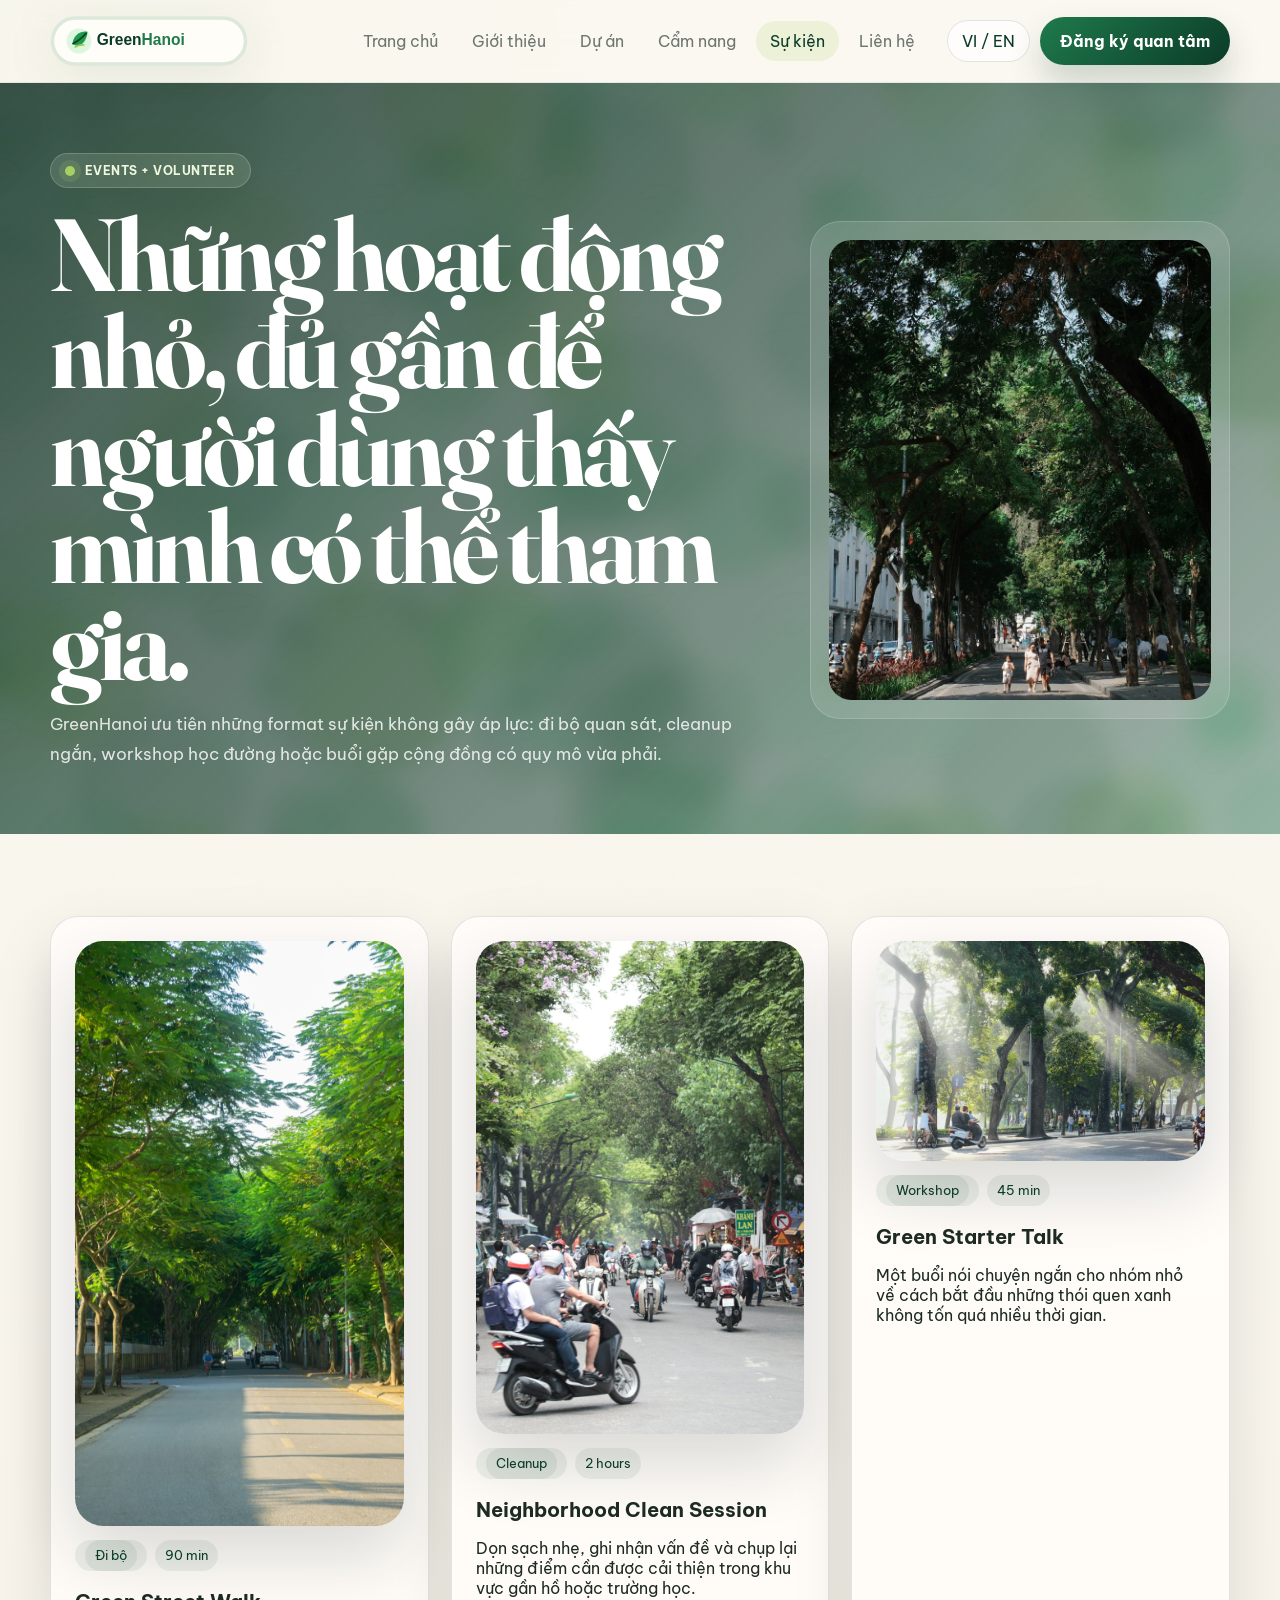
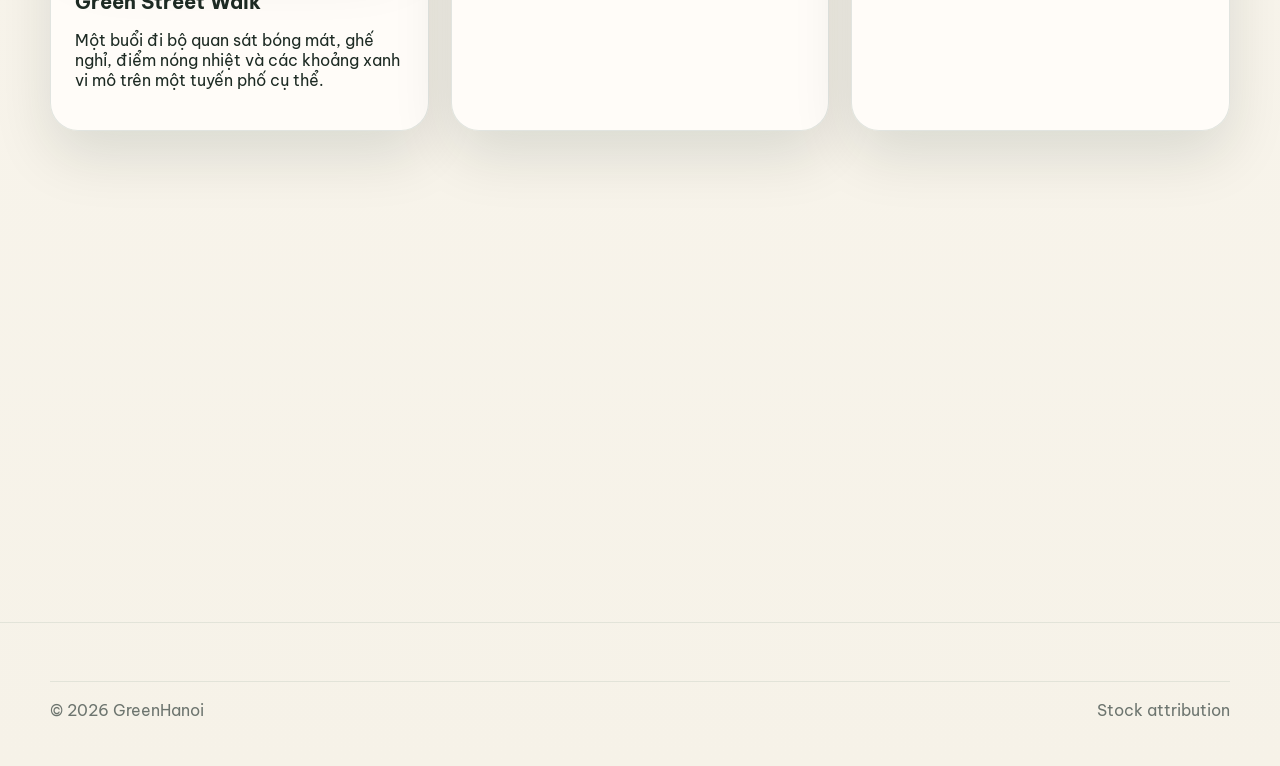
<file: events.html>
<!doctype html>
<html lang="vi">
<head>
  <meta charset="utf-8">
  <meta name="viewport" content="width=device-width, initial-scale=1">
  <title>Events | Những hoạt động xanh quy mô gần gũi</title>
  <meta name="description" content="Các format sự kiện GreenHanoi: đi bộ quan sát, cleanup nhỏ, hoạt động học đường và buổi kết nối cộng đồng có ngưỡng tham gia thấp.">
  <link rel="preconnect" href="https://fonts.googleapis.com">
  <link rel="preconnect" href="https://fonts.gstatic.com" crossorigin>
  <link href="https://fonts.googleapis.com/css2?family=Be+Vietnam+Pro:wght@400;500;600;700;800&family=Fraunces:opsz,wght@9..144,500;9..144,700&display=swap" rel="stylesheet">
  <link rel="stylesheet" href="assets/css/site.css">
</head>
<body>
  <a class="skip-link" href="#main-content">Skip to content</a>
  <div class="site-shell">
    <header class="site-header">
      <div class="container site-header__bar">
        <a class="brand" href="index.html" aria-label="GreenHanoi"><img src="assets/logo/greenhanoi-logo.svg" alt="GreenHanoi logo"></a>
        <nav class="site-nav" aria-label="Primary">
          <button class="menu-toggle" type="button" aria-expanded="false" aria-controls="site-nav-links" data-menu-toggle><span class="lang" data-lang="vi">Menu</span><span class="lang" data-lang="en">Menu</span></button>
          <div class="site-nav__links" id="site-nav-links" data-nav-links>
            <a href="index.html"><span class="lang" data-lang="vi">Trang chủ</span><span class="lang" data-lang="en">Home</span></a>
            <a href="about.html"><span class="lang" data-lang="vi">Giới thiệu</span><span class="lang" data-lang="en">About</span></a>
            <a href="projects.html"><span class="lang" data-lang="vi">Dự án</span><span class="lang" data-lang="en">Projects</span></a>
            <a href="guide.html"><span class="lang" data-lang="vi">Cẩm nang</span><span class="lang" data-lang="en">Guide</span></a>
            <a href="events.html"><span class="lang" data-lang="vi">Sự kiện</span><span class="lang" data-lang="en">Events</span></a>
            <a href="contact.html"><span class="lang" data-lang="vi">Liên hệ</span><span class="lang" data-lang="en">Contact</span></a>
          </div>
          <div class="header-actions"><button class="lang-toggle" type="button" data-lang-toggle aria-pressed="false">VI / EN</button><a class="button button--primary" href="contact.html"><span class="lang" data-lang="vi">Đăng ký quan tâm</span><span class="lang" data-lang="en">Register interest</span></a></div>
        </nav>
      </div>
    </header>
    <main id="main-content">
      <section class="page-hero">
        <div class="container page-hero__grid">
          <div>
            <div class="eyebrow" data-animate="1"><span class="lang" data-lang="vi">Events + volunteer</span><span class="lang" data-lang="en">Events + volunteer</span></div>
            <h1 data-animate="2"><span class="lang" data-lang="vi">Những hoạt động nhỏ, đủ gần để người dùng thấy mình có thể tham gia.</span><span class="lang" data-lang="en">Small-format events that feel close enough to join.</span></h1>
            <p data-animate="3"><span class="lang" data-lang="vi">GreenHanoi ưu tiên những format sự kiện không gây áp lực: đi bộ quan sát, cleanup ngắn, workshop học đường hoặc buổi gặp cộng đồng có quy mô vừa phải.</span><span class="lang" data-lang="en">GreenHanoi favors event formats that are approachable: observation walks, short cleanups, school workshops, and small community gatherings.</span></p>
          </div>
          <div class="hero-panel reveal">
            <picture>
              <source srcset="assets/images/stock/hoan-kiem-walk.webp" type="image/webp">
              <img src="assets/images/stock/hoan-kiem-walk.jpg" alt="People walking through a tree-lined Hanoi street">
            </picture>
          </div>
        </div>
      </section>

      <section class="section">
        <div class="container event-grid">
          <article class="event-card reveal">
            <picture><source srcset="assets/images/stock/home-canopy.webp" type="image/webp"><img src="assets/images/stock/home-canopy.jpg" alt="Green tree-lined route in Hanoi" loading="lazy"></picture>
            <div class="event-meta"><span><span class="lang" data-lang="vi">Đi bộ</span><span class="lang" data-lang="en">Walk</span></span><span>90 min</span></div>
            <h3><span class="lang" data-lang="vi">Green Street Walk</span><span class="lang" data-lang="en">Green Street Walk</span></h3>
            <p><span class="lang" data-lang="vi">Một buổi đi bộ quan sát bóng mát, ghế nghỉ, điểm nóng nhiệt và các khoảng xanh vi mô trên một tuyến phố cụ thể.</span><span class="lang" data-lang="en">A short walk to observe shade, pause points, heat stress, and micro-green spots along a specific route.</span></p>
          </article>
          <article class="event-card reveal">
            <picture><source srcset="assets/images/stock/busy-hanoi.webp" type="image/webp"><img src="assets/images/stock/busy-hanoi.jpg" alt="Bustling Hanoi street with trees" loading="lazy"></picture>
            <div class="event-meta"><span><span class="lang" data-lang="vi">Cleanup</span><span class="lang" data-lang="en">Cleanup</span></span><span>2 hours</span></div>
            <h3><span class="lang" data-lang="vi">Neighborhood Clean Session</span><span class="lang" data-lang="en">Neighborhood Clean Session</span></h3>
            <p><span class="lang" data-lang="vi">Dọn sạch nhẹ, ghi nhận vấn đề và chụp lại những điểm cần được cải thiện trong khu vực gần hồ hoặc trường học.</span><span class="lang" data-lang="en">A lightweight cleanup paired with quick documentation of problem spots around a school or lakeside area.</span></p>
          </article>
          <article class="event-card reveal">
            <picture><source srcset="assets/images/stock/sunbeams-hoankiem.webp" type="image/webp"><img src="assets/images/stock/sunbeams-hoankiem.jpg" alt="Trees lit by sunlight on a Hanoi street" loading="lazy"></picture>
            <div class="event-meta"><span><span class="lang" data-lang="vi">Workshop</span><span class="lang" data-lang="en">Workshop</span></span><span>45 min</span></div>
            <h3><span class="lang" data-lang="vi">Green Starter Talk</span><span class="lang" data-lang="en">Green Starter Talk</span></h3>
            <p><span class="lang" data-lang="vi">Một buổi nói chuyện ngắn cho nhóm nhỏ về cách bắt đầu những thói quen xanh không tốn quá nhiều thời gian.</span><span class="lang" data-lang="en">A short talk for small groups on how to begin greener habits without a heavy time burden.</span></p>
          </article>
        </div>
      </section>

      <section class="section">
        <div class="container split">
          <div class="story-card reveal">
            <h3><span class="lang" data-lang="vi">Cách tham gia</span><span class="lang" data-lang="en">How to join</span></h3>
            <ul class="detail-list">
              <li><span class="lang" data-lang="vi">Bắt đầu bằng việc chọn một format bạn thấy phù hợp.</span><span class="lang" data-lang="en">Start by choosing the format that feels most suitable.</span></li>
              <li><span class="lang" data-lang="vi">Gửi email hoặc form với khu vực quan tâm và quy mô nhóm.</span><span class="lang" data-lang="en">Send an email or form with your area of interest and group size.</span></li>
              <li><span class="lang" data-lang="vi">GreenHanoi phản hồi bằng gợi ý bước đầu phù hợp với nguồn lực nhỏ.</span><span class="lang" data-lang="en">GreenHanoi responds with a low-resource starting suggestion.</span></li>
            </ul>
          </div>
          <div class="quote-card reveal">
            <blockquote><span class="lang" data-lang="vi">“Sự kiện tốt là sự kiện khiến người mới thấy mình có thể quay lại lần nữa.”</span><span class="lang" data-lang="en">“A good event is one that makes a first-timer feel they can come back.”</span></blockquote>
          </div>
        </div>
      </section>
    </main>
    <footer class="site-footer"><div class="container"><div class="footer-meta"><span>© 2026 GreenHanoi</span><span><a href="source-links/stock-attribution.md">Stock attribution</a></span></div></div></footer>
  </div>
  <script src="assets/js/site.js"></script>
</body>
</html>
</file>
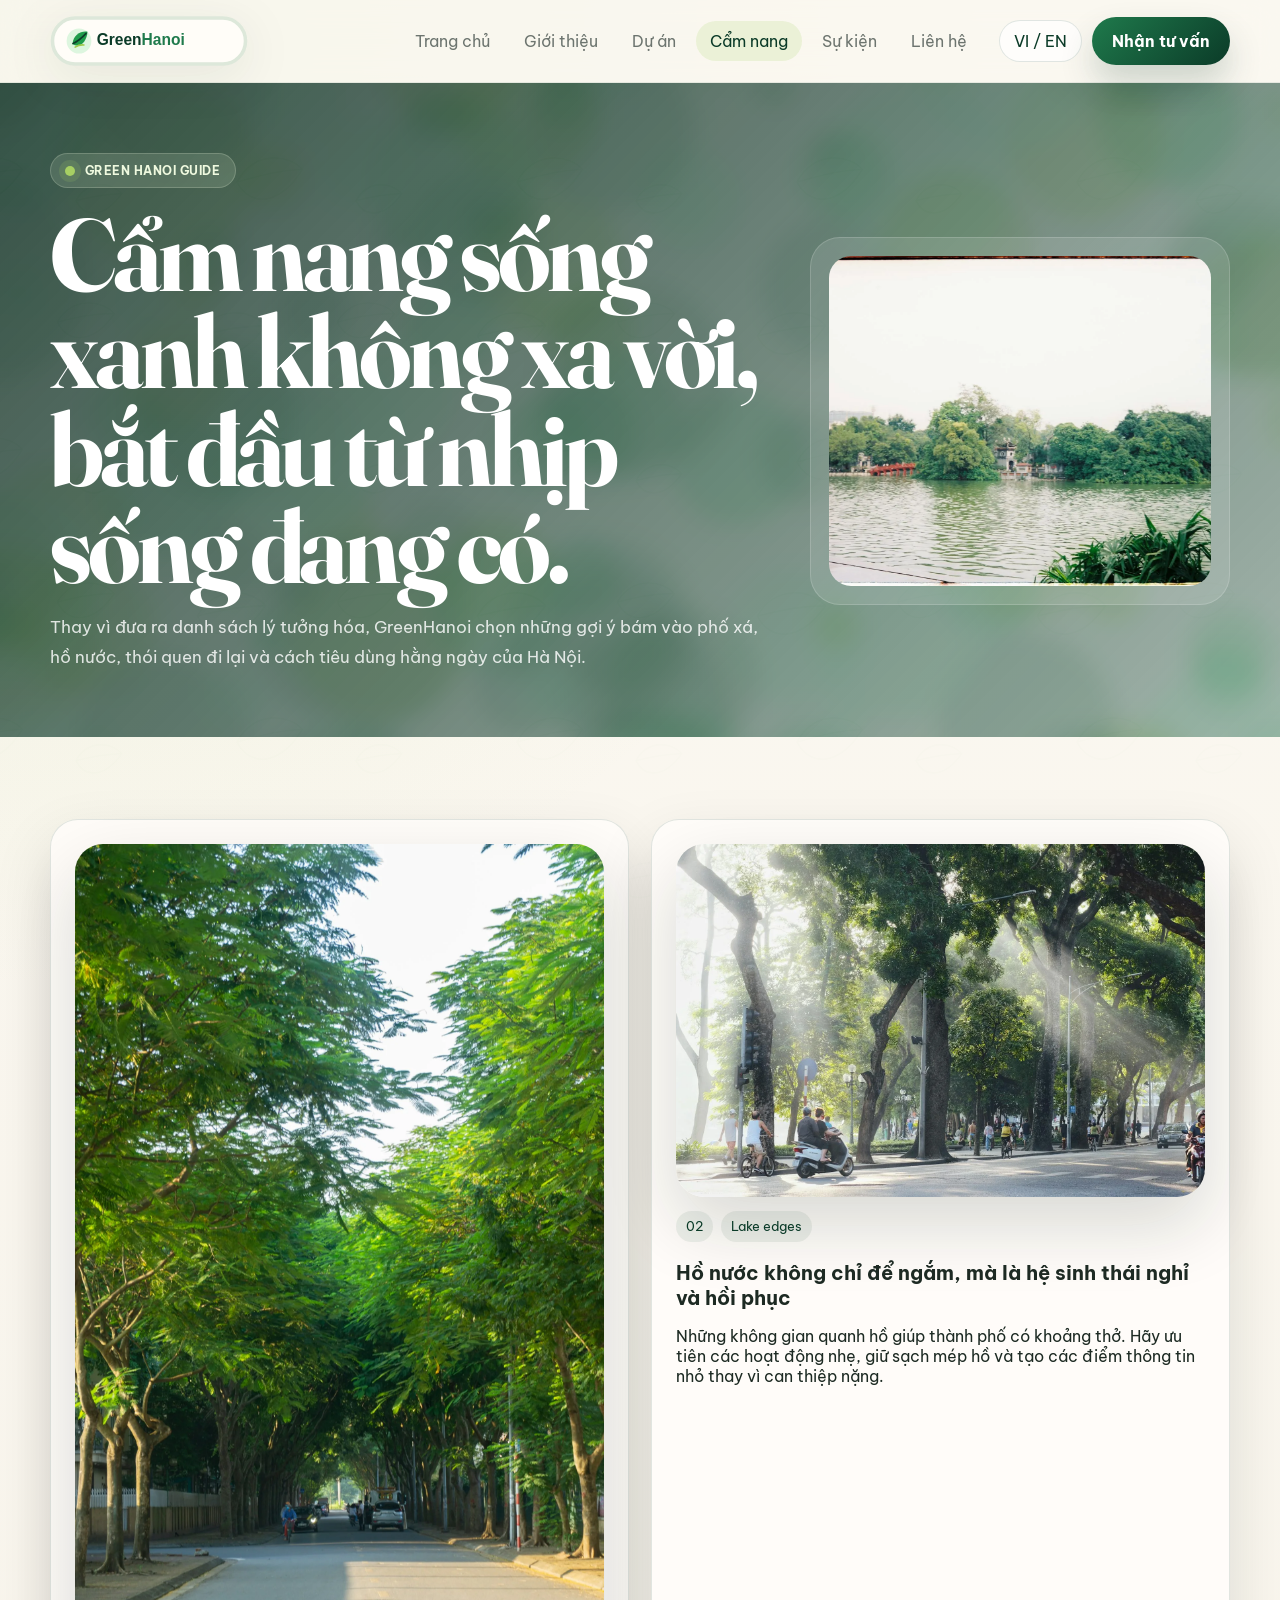
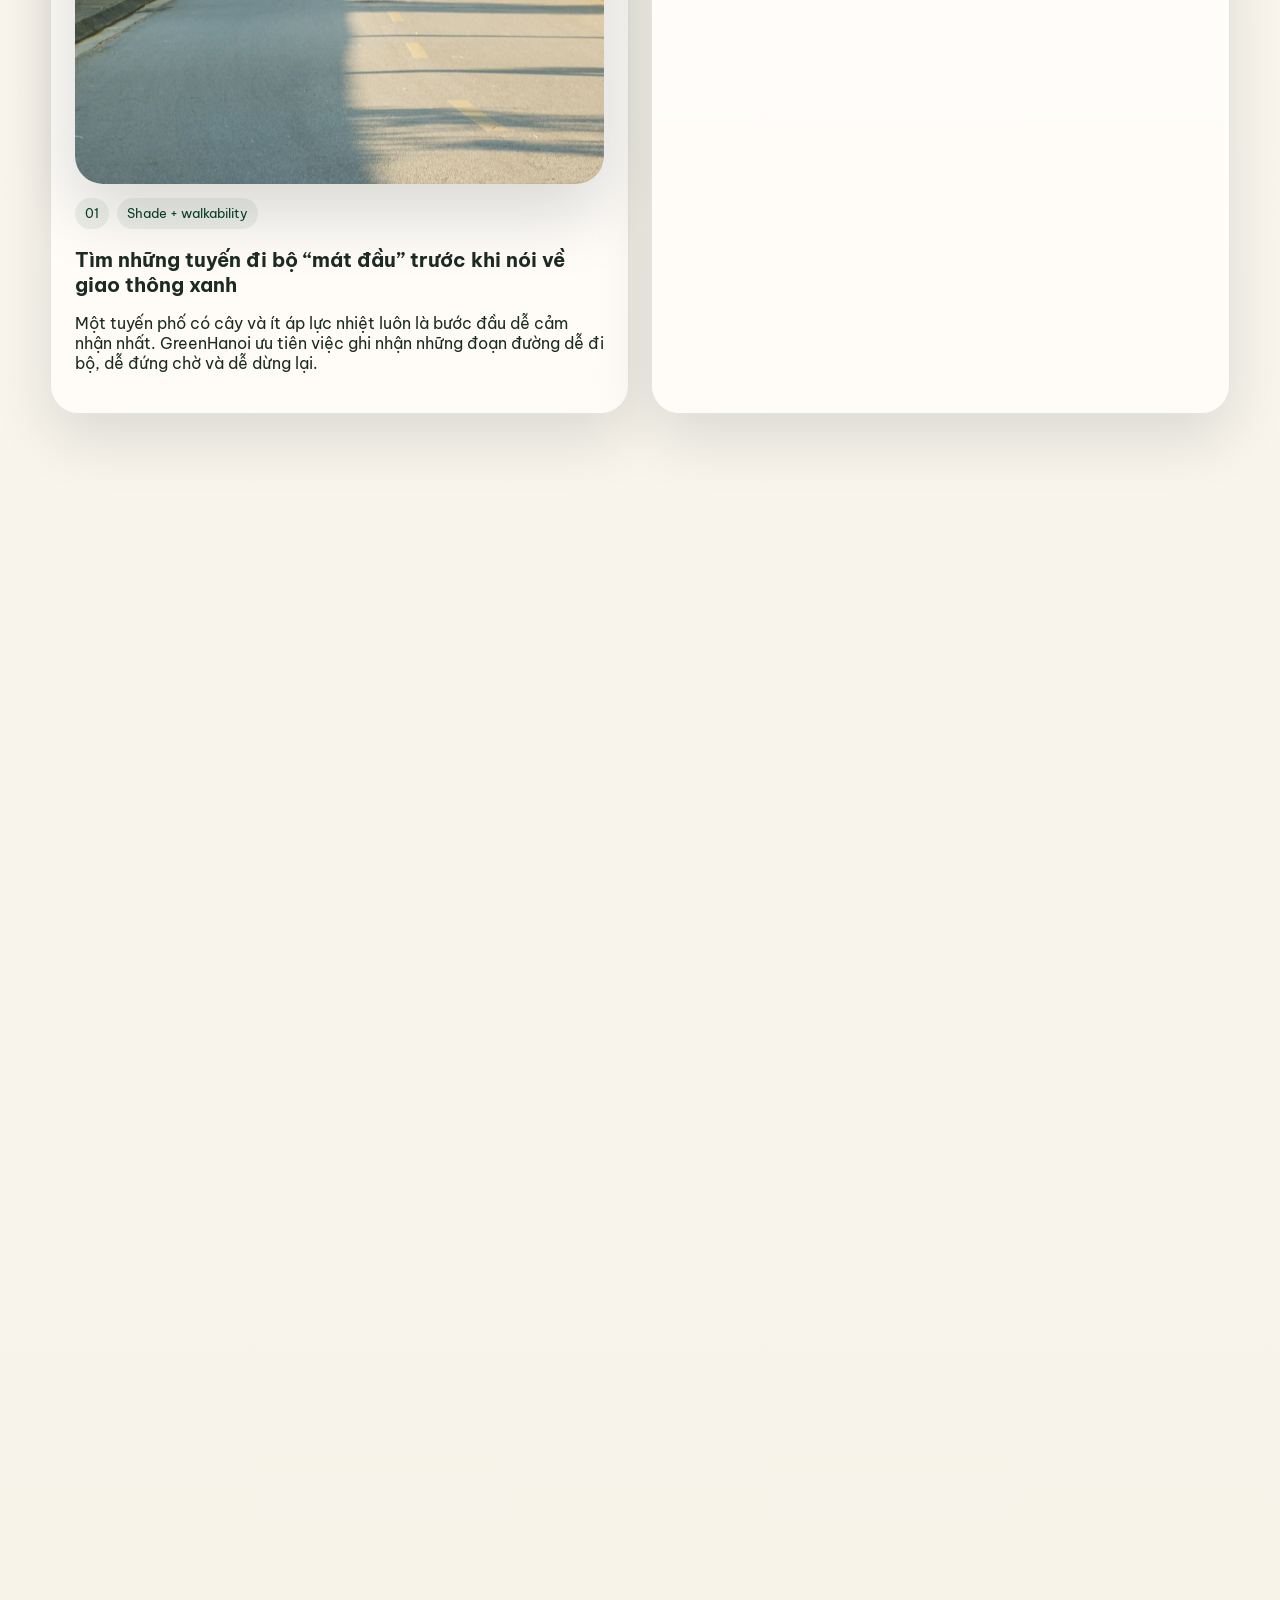
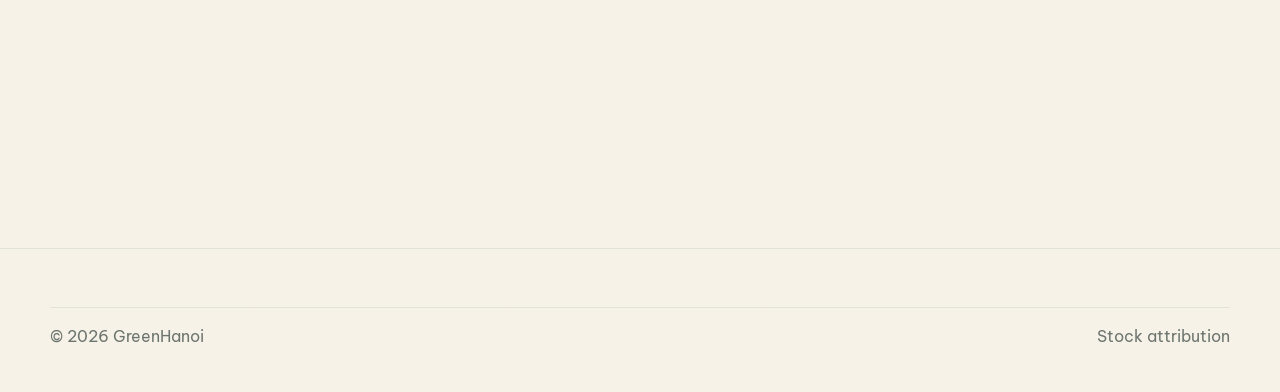
<file: guide.html>
<!doctype html>
<html lang="vi">
<head>
  <meta charset="utf-8">
  <meta name="viewport" content="width=device-width, initial-scale=1">
  <title>Guide | Sống xanh ở Hà Nội theo cách thực tế</title>
  <meta name="description" content="Cẩm nang GreenHanoi về các nhịp sống xanh thực tế trong Hà Nội: đi bộ, hồ nước, góc cây, thói quen giảm rác và cách tham gia nhẹ nhàng.">
  <link rel="preconnect" href="https://fonts.googleapis.com">
  <link rel="preconnect" href="https://fonts.gstatic.com" crossorigin>
  <link href="https://fonts.googleapis.com/css2?family=Be+Vietnam+Pro:wght@400;500;600;700;800&family=Fraunces:opsz,wght@9..144,500;9..144,700&display=swap" rel="stylesheet">
  <link rel="stylesheet" href="assets/css/site.css">
</head>
<body>
  <a class="skip-link" href="#main-content">Skip to content</a>
  <div class="site-shell">
    <header class="site-header">
      <div class="container site-header__bar">
        <a class="brand" href="index.html" aria-label="GreenHanoi"><img src="assets/logo/greenhanoi-logo.svg" alt="GreenHanoi logo"></a>
        <nav class="site-nav" aria-label="Primary">
          <button class="menu-toggle" type="button" aria-expanded="false" aria-controls="site-nav-links" data-menu-toggle><span class="lang" data-lang="vi">Menu</span><span class="lang" data-lang="en">Menu</span></button>
          <div class="site-nav__links" id="site-nav-links" data-nav-links>
            <a href="index.html"><span class="lang" data-lang="vi">Trang chủ</span><span class="lang" data-lang="en">Home</span></a>
            <a href="about.html"><span class="lang" data-lang="vi">Giới thiệu</span><span class="lang" data-lang="en">About</span></a>
            <a href="projects.html"><span class="lang" data-lang="vi">Dự án</span><span class="lang" data-lang="en">Projects</span></a>
            <a href="guide.html"><span class="lang" data-lang="vi">Cẩm nang</span><span class="lang" data-lang="en">Guide</span></a>
            <a href="events.html"><span class="lang" data-lang="vi">Sự kiện</span><span class="lang" data-lang="en">Events</span></a>
            <a href="contact.html"><span class="lang" data-lang="vi">Liên hệ</span><span class="lang" data-lang="en">Contact</span></a>
          </div>
          <div class="header-actions"><button class="lang-toggle" type="button" data-lang-toggle aria-pressed="false">VI / EN</button><a class="button button--primary" href="contact.html"><span class="lang" data-lang="vi">Nhận tư vấn</span><span class="lang" data-lang="en">Get in touch</span></a></div>
        </nav>
      </div>
    </header>
    <main id="main-content">
      <section class="page-hero">
        <div class="container page-hero__grid">
          <div>
            <div class="eyebrow" data-animate="1"><span class="lang" data-lang="vi">Green Hanoi guide</span><span class="lang" data-lang="en">Green Hanoi guide</span></div>
            <h1 data-animate="2"><span class="lang" data-lang="vi">Cẩm nang sống xanh không xa vời, bắt đầu từ nhịp sống đang có.</span><span class="lang" data-lang="en">A green guide that starts from the life people already live.</span></h1>
            <p data-animate="3"><span class="lang" data-lang="vi">Thay vì đưa ra danh sách lý tưởng hóa, GreenHanoi chọn những gợi ý bám vào phố xá, hồ nước, thói quen đi lại và cách tiêu dùng hằng ngày của Hà Nội.</span><span class="lang" data-lang="en">Instead of idealized checklists, GreenHanoi offers suggestions grounded in Hanoi’s streets, lakes, movement patterns, and everyday consumption.</span></p>
          </div>
          <div class="hero-panel reveal">
            <picture>
              <source srcset="assets/images/stock/hoan-kiem-lake.webp" type="image/webp">
              <img src="assets/images/stock/hoan-kiem-lake.jpg" alt="Calm green park edge in Hanoi">
            </picture>
          </div>
        </div>
      </section>

      <section class="section">
        <div class="container guide-grid">
          <article class="guide-card reveal">
            <picture><source srcset="assets/images/stock/home-canopy.webp" type="image/webp"><img src="assets/images/stock/home-canopy.jpg" alt="Canopy above a Hanoi street" loading="lazy"></picture>
            <div class="guide-meta"><span>01</span><span>Shade + walkability</span></div>
            <h3><span class="lang" data-lang="vi">Tìm những tuyến đi bộ “mát đầu” trước khi nói về giao thông xanh</span><span class="lang" data-lang="en">Start with shaded walking routes before talking about green mobility</span></h3>
            <p><span class="lang" data-lang="vi">Một tuyến phố có cây và ít áp lực nhiệt luôn là bước đầu dễ cảm nhận nhất. GreenHanoi ưu tiên việc ghi nhận những đoạn đường dễ đi bộ, dễ đứng chờ và dễ dừng lại.</span><span class="lang" data-lang="en">A tree-lined route with less heat stress is often the most immediate green intervention people can feel. GreenHanoi favors documenting paths that are easier to walk, wait on, and pause within.</span></p>
          </article>
          <article class="guide-card reveal">
            <picture><source srcset="assets/images/stock/sunbeams-hoankiem.webp" type="image/webp"><img src="assets/images/stock/sunbeams-hoankiem.jpg" alt="Sunlight filtering through Hanoi trees" loading="lazy"></picture>
            <div class="guide-meta"><span>02</span><span>Lake edges</span></div>
            <h3><span class="lang" data-lang="vi">Hồ nước không chỉ để ngắm, mà là hệ sinh thái nghỉ và hồi phục</span><span class="lang" data-lang="en">Lakes are not just scenery. They are urban recovery space.</span></h3>
            <p><span class="lang" data-lang="vi">Những không gian quanh hồ giúp thành phố có khoảng thở. Hãy ưu tiên các hoạt động nhẹ, giữ sạch mép hồ và tạo các điểm thông tin nhỏ thay vì can thiệp nặng.</span><span class="lang" data-lang="en">Lake edges give the city breathing room. Favor light activities, cleaner edges, and small information points over heavy-handed interventions.</span></p>
          </article>
          <article class="guide-card reveal">
            <picture><source srcset="assets/images/stock/busy-hanoi.webp" type="image/webp"><img src="assets/images/stock/busy-hanoi.jpg" alt="Hanoi street with motorbikes and trees" loading="lazy"></picture>
            <div class="guide-meta"><span>03</span><span>Low-waste habits</span></div>
            <h3><span class="lang" data-lang="vi">Đơn giản hóa việc giảm rác trong thành phố đông</span><span class="lang" data-lang="en">Simplify lower-waste habits in a dense city</span></h3>
            <p><span class="lang" data-lang="vi">Ưu tiên những thay đổi không làm mất thời gian quá nhiều: mang chai, chọn hộp tái sử dụng, gom lại điểm phân loại rõ và có thông tin trực quan.</span><span class="lang" data-lang="en">Prioritize changes that do not demand too much time: carry a bottle, choose reusable containers, and make sorting points legible and convenient.</span></p>
          </article>
          <article class="guide-card reveal">
            <picture><source srcset="assets/images/stock/street-greenery.webp" type="image/webp"><img src="assets/images/stock/street-greenery.jpg" alt="Green Hanoi street corner" loading="lazy"></picture>
            <div class="guide-meta"><span>04</span><span>Micro spaces</span></div>
            <h3><span class="lang" data-lang="vi">Những góc xanh nhỏ vẫn có giá trị nếu dễ chăm và dễ thấy</span><span class="lang" data-lang="en">Small green corners still matter if they are visible and easy to care for</span></h3>
            <p><span class="lang" data-lang="vi">Không phải nơi nào cũng cần một công viên lớn. Một khoảng xanh nhỏ nhưng bền cũng đủ thay đổi cảm giác của một dãy phố.</span><span class="lang" data-lang="en">Not every site needs a large park. A durable pocket of greenery can already shift how a whole street feels.</span></p>
          </article>
        </div>
      </section>

      <section class="section">
        <div class="container quote-card reveal">
          <blockquote><span class="lang" data-lang="vi">“Cẩm nang tốt không ép người xem phải sống hoàn hảo. Nó chỉ giúp lựa chọn xanh trở nên gần và có thể làm thật.”</span><span class="lang" data-lang="en">“A good guide does not ask people to live perfectly. It helps green choices feel near and actually doable.”</span></blockquote>
        </div>
      </section>
    </main>
    <footer class="site-footer"><div class="container"><div class="footer-meta"><span>© 2026 GreenHanoi</span><span><a href="source-links/stock-attribution.md">Stock attribution</a></span></div></div></footer>
  </div>
  <script src="assets/js/site.js"></script>
</body>
</html>
</file>
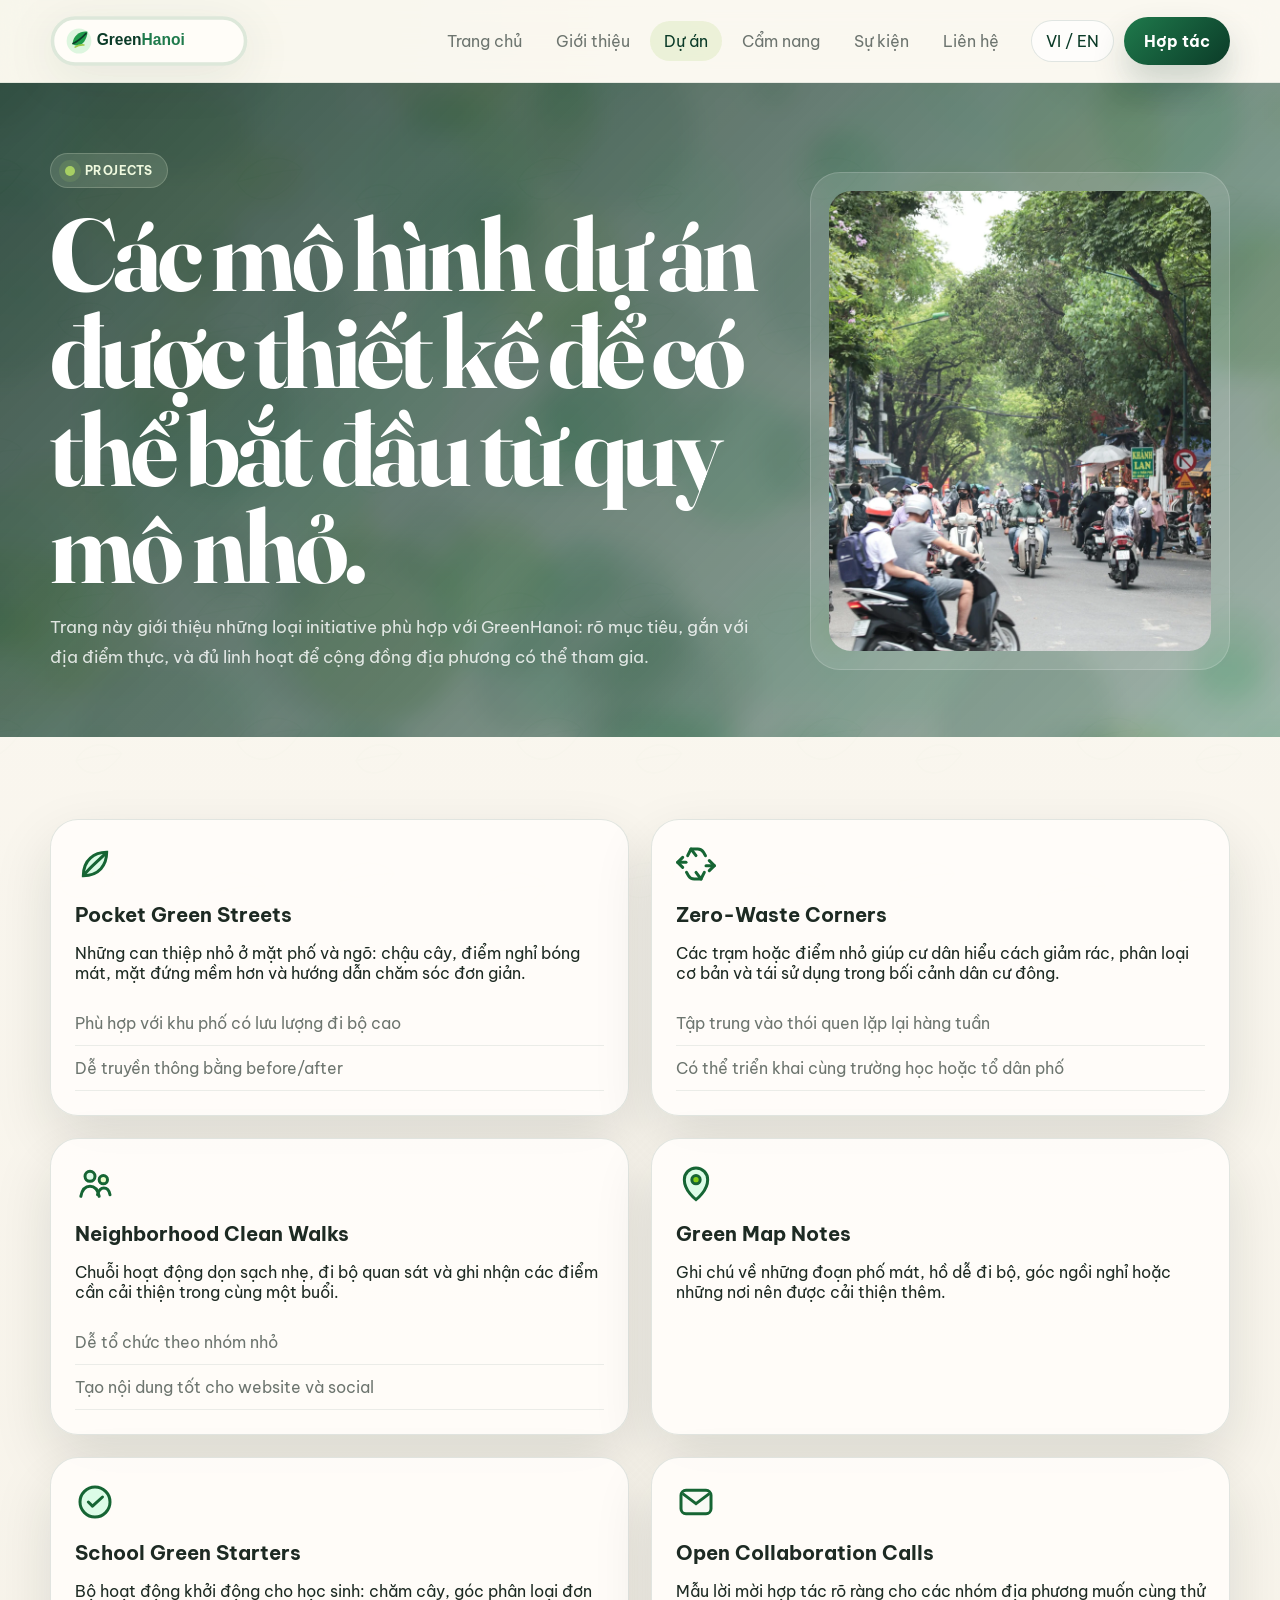
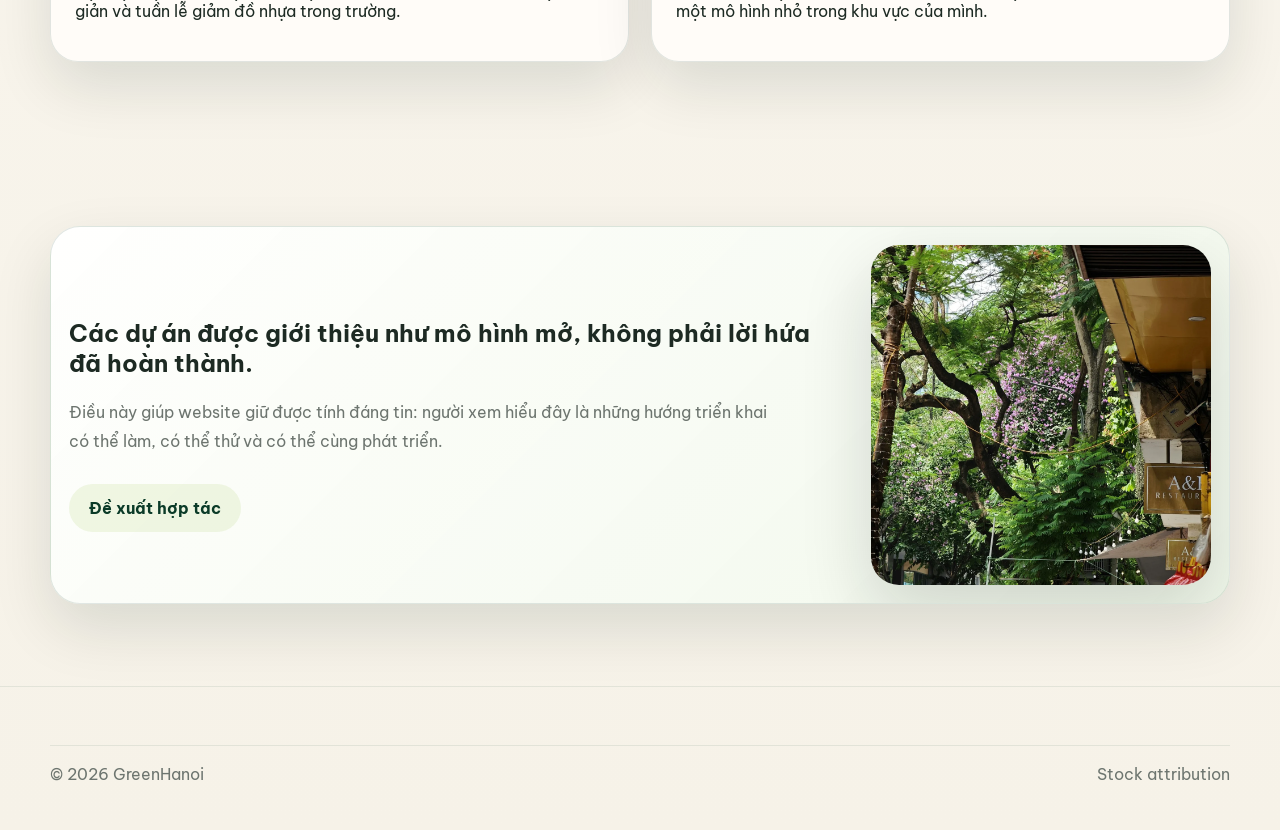
<file: projects.html>
<!doctype html>
<html lang="vi">
<head>
  <meta charset="utf-8">
  <meta name="viewport" content="width=device-width, initial-scale=1">
  <title>Projects | GreenHanoi initiatives</title>
  <meta name="description" content="Các mô hình dự án mà GreenHanoi ưu tiên: mảng xanh đô thị, thói quen giảm rác, hoạt động cộng đồng và các thử nghiệm quy mô khu phố.">
  <link rel="preconnect" href="https://fonts.googleapis.com">
  <link rel="preconnect" href="https://fonts.gstatic.com" crossorigin>
  <link href="https://fonts.googleapis.com/css2?family=Be+Vietnam+Pro:wght@400;500;600;700;800&family=Fraunces:opsz,wght@9..144,500;9..144,700&display=swap" rel="stylesheet">
  <link rel="stylesheet" href="assets/css/site.css">
</head>
<body>
  <a class="skip-link" href="#main-content">Skip to content</a>
  <div class="site-shell">
    <header class="site-header">
      <div class="container site-header__bar">
        <a class="brand" href="index.html" aria-label="GreenHanoi"><img src="assets/logo/greenhanoi-logo.svg" alt="GreenHanoi logo"></a>
        <nav class="site-nav" aria-label="Primary">
          <button class="menu-toggle" type="button" aria-expanded="false" aria-controls="site-nav-links" data-menu-toggle><span class="lang" data-lang="vi">Menu</span><span class="lang" data-lang="en">Menu</span></button>
          <div class="site-nav__links" id="site-nav-links" data-nav-links>
            <a href="index.html"><span class="lang" data-lang="vi">Trang chủ</span><span class="lang" data-lang="en">Home</span></a>
            <a href="about.html"><span class="lang" data-lang="vi">Giới thiệu</span><span class="lang" data-lang="en">About</span></a>
            <a href="projects.html"><span class="lang" data-lang="vi">Dự án</span><span class="lang" data-lang="en">Projects</span></a>
            <a href="guide.html"><span class="lang" data-lang="vi">Cẩm nang</span><span class="lang" data-lang="en">Guide</span></a>
            <a href="events.html"><span class="lang" data-lang="vi">Sự kiện</span><span class="lang" data-lang="en">Events</span></a>
            <a href="contact.html"><span class="lang" data-lang="vi">Liên hệ</span><span class="lang" data-lang="en">Contact</span></a>
          </div>
          <div class="header-actions">
            <button class="lang-toggle" type="button" data-lang-toggle aria-pressed="false">VI / EN</button>
            <a class="button button--primary" href="contact.html"><span class="lang" data-lang="vi">Hợp tác</span><span class="lang" data-lang="en">Collaborate</span></a>
          </div>
        </nav>
      </div>
    </header>
    <main id="main-content">
      <section class="page-hero">
        <div class="container page-hero__grid">
          <div>
            <div class="eyebrow" data-animate="1"><span class="lang" data-lang="vi">Projects</span><span class="lang" data-lang="en">Projects</span></div>
            <h1 data-animate="2"><span class="lang" data-lang="vi">Các mô hình dự án được thiết kế để có thể bắt đầu từ quy mô nhỏ.</span><span class="lang" data-lang="en">Project models designed to start at a small, practical scale.</span></h1>
            <p data-animate="3"><span class="lang" data-lang="vi">Trang này giới thiệu những loại initiative phù hợp với GreenHanoi: rõ mục tiêu, gắn với địa điểm thực, và đủ linh hoạt để cộng đồng địa phương có thể tham gia.</span><span class="lang" data-lang="en">This page outlines the kinds of initiatives that fit GreenHanoi: place-based, practical, and flexible enough for local groups to join.</span></p>
          </div>
          <div class="hero-panel reveal">
            <picture>
              <source srcset="assets/images/stock/busy-hanoi.webp" type="image/webp">
              <img src="assets/images/stock/busy-hanoi.jpg" alt="Busy Hanoi street scene with tree canopy">
            </picture>
          </div>
        </div>
      </section>

      <section class="section">
        <div class="container project-grid">
          <article class="project-card reveal">
            <img class="icon" src="assets/icons/leaf.svg" alt="">
            <h3><span class="lang" data-lang="vi">Pocket Green Streets</span><span class="lang" data-lang="en">Pocket Green Streets</span></h3>
            <p><span class="lang" data-lang="vi">Những can thiệp nhỏ ở mặt phố và ngõ: chậu cây, điểm nghỉ bóng mát, mặt đứng mềm hơn và hướng dẫn chăm sóc đơn giản.</span><span class="lang" data-lang="en">Small interventions for streets and alleys: planted corners, shaded pause points, softer facades, and simple care guides.</span></p>
            <ul class="detail-list">
              <li><span class="lang" data-lang="vi">Phù hợp với khu phố có lưu lượng đi bộ cao</span><span class="lang" data-lang="en">Good for streets with regular foot traffic</span></li>
              <li><span class="lang" data-lang="vi">Dễ truyền thông bằng before/after</span><span class="lang" data-lang="en">Easy to communicate through before/after visuals</span></li>
            </ul>
          </article>
          <article class="project-card reveal">
            <img class="icon" src="assets/icons/recycle.svg" alt="">
            <h3><span class="lang" data-lang="vi">Zero-Waste Corners</span><span class="lang" data-lang="en">Zero-Waste Corners</span></h3>
            <p><span class="lang" data-lang="vi">Các trạm hoặc điểm nhỏ giúp cư dân hiểu cách giảm rác, phân loại cơ bản và tái sử dụng trong bối cảnh dân cư đông.</span><span class="lang" data-lang="en">Micro-stations or small activations that help residents practice lower-waste habits inside dense neighborhoods.</span></p>
            <ul class="detail-list">
              <li><span class="lang" data-lang="vi">Tập trung vào thói quen lặp lại hàng tuần</span><span class="lang" data-lang="en">Focused on weekly repeatable habits</span></li>
              <li><span class="lang" data-lang="vi">Có thể triển khai cùng trường học hoặc tổ dân phố</span><span class="lang" data-lang="en">Can pair with schools or residential groups</span></li>
            </ul>
          </article>
          <article class="project-card reveal">
            <img class="icon" src="assets/icons/community.svg" alt="">
            <h3><span class="lang" data-lang="vi">Neighborhood Clean Walks</span><span class="lang" data-lang="en">Neighborhood Clean Walks</span></h3>
            <p><span class="lang" data-lang="vi">Chuỗi hoạt động dọn sạch nhẹ, đi bộ quan sát và ghi nhận các điểm cần cải thiện trong cùng một buổi.</span><span class="lang" data-lang="en">Lightweight clean-up walks that combine observation, small action, and community discussion in a single session.</span></p>
            <ul class="detail-list">
              <li><span class="lang" data-lang="vi">Dễ tổ chức theo nhóm nhỏ</span><span class="lang" data-lang="en">Easy to organize in small groups</span></li>
              <li><span class="lang" data-lang="vi">Tạo nội dung tốt cho website và social</span><span class="lang" data-lang="en">Creates strong material for the website and social sharing</span></li>
            </ul>
          </article>
          <article class="project-card reveal">
            <img class="icon" src="assets/icons/map-pin.svg" alt="">
            <h3><span class="lang" data-lang="vi">Green Map Notes</span><span class="lang" data-lang="en">Green Map Notes</span></h3>
            <p><span class="lang" data-lang="vi">Ghi chú về những đoạn phố mát, hồ dễ đi bộ, góc ngồi nghỉ hoặc những nơi nên được cải thiện thêm.</span><span class="lang" data-lang="en">Notes on cool walking routes, lakeside edges, shaded pauses, and places that could benefit from better care.</span></p>
          </article>
          <article class="project-card reveal">
            <img class="icon" src="assets/icons/check-circle.svg" alt="">
            <h3><span class="lang" data-lang="vi">School Green Starters</span><span class="lang" data-lang="en">School Green Starters</span></h3>
            <p><span class="lang" data-lang="vi">Bộ hoạt động khởi động cho học sinh: chăm cây, góc phân loại đơn giản và tuần lễ giảm đồ nhựa trong trường.</span><span class="lang" data-lang="en">Starter activities for schools: plant care, simple sorting corners, and a plastic-reduction week format.</span></p>
          </article>
          <article class="project-card reveal">
            <img class="icon" src="assets/icons/email.svg" alt="">
            <h3><span class="lang" data-lang="vi">Open Collaboration Calls</span><span class="lang" data-lang="en">Open Collaboration Calls</span></h3>
            <p><span class="lang" data-lang="vi">Mẫu lời mời hợp tác rõ ràng cho các nhóm địa phương muốn cùng thử một mô hình nhỏ trong khu vực của mình.</span><span class="lang" data-lang="en">Simple collaboration calls for local groups that want to test a small-format model in their own area.</span></p>
          </article>
        </div>
      </section>

      <section class="section">
        <div class="container spotlight reveal">
          <div>
            <h2><span class="lang" data-lang="vi">Các dự án được giới thiệu như mô hình mở, không phải lời hứa đã hoàn thành.</span><span class="lang" data-lang="en">Projects are presented as open models, not inflated claims.</span></h2>
            <p class="lede"><span class="lang" data-lang="vi">Điều này giúp website giữ được tính đáng tin: người xem hiểu đây là những hướng triển khai có thể làm, có thể thử và có thể cùng phát triển.</span><span class="lang" data-lang="en">This keeps the site credible. Users understand these are formats that can be built, tested, and improved collaboratively.</span></p>
            <div class="cta-actions"><a class="button button--ghost" href="contact.html"><span class="lang" data-lang="vi">Đề xuất hợp tác</span><span class="lang" data-lang="en">Propose a collaboration</span></a></div>
          </div>
          <picture>
            <source srcset="assets/images/stock/street-greenery.webp" type="image/webp">
            <img src="assets/images/stock/street-greenery.jpg" alt="Street with trees and a traffic light in Hanoi">
          </picture>
        </div>
      </section>
    </main>
    <footer class="site-footer"><div class="container"><div class="footer-meta"><span>© 2026 GreenHanoi</span><span><a href="source-links/stock-attribution.md">Stock attribution</a></span></div></div></footer>
  </div>
  <script src="assets/js/site.js"></script>
</body>
</html>
</file>
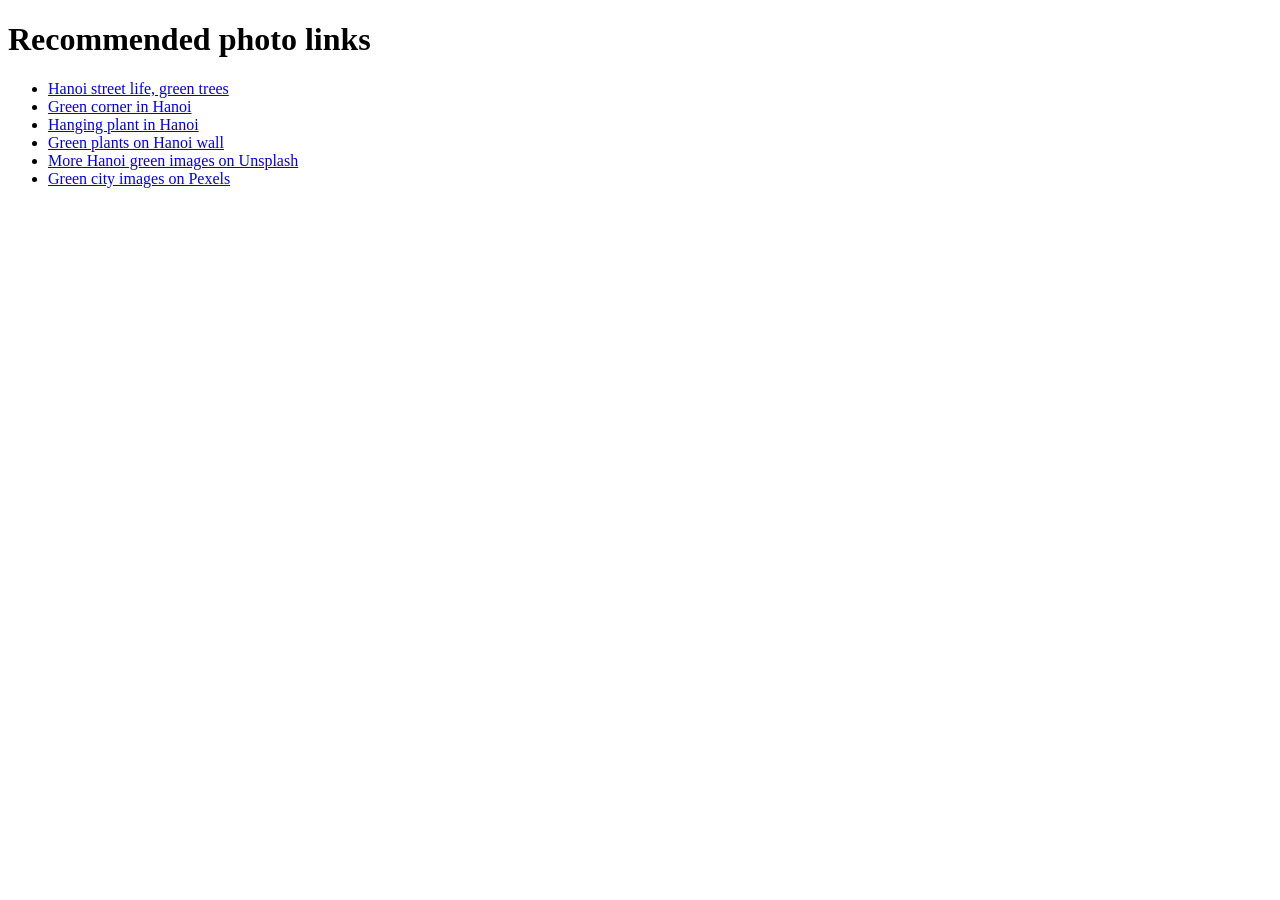
<file: source-links/photo-sources.html>
<!doctype html><html><head><meta charset="utf-8"><title>GreenHanoi Photo Links</title></head><body><h1>Recommended photo links</h1><ul>
<li><a href="https://unsplash.com/photos/4B2mFl-05P8">Hanoi street life, green trees</a></li>
<li><a href="https://unsplash.com/photos/WoiOHq1y56w">Green corner in Hanoi</a></li>
<li><a href="https://unsplash.com/photos/EDdeWCSgA4U">Hanging plant in Hanoi</a></li>
<li><a href="https://unsplash.com/photos/RKybfeSfE_0">Green plants on Hanoi wall</a></li>
<li><a href="https://unsplash.com/s/photos/hanoi-green">More Hanoi green images on Unsplash</a></li>
<li><a href="https://www.pexels.com/search/green%20city/">Green city images on Pexels</a></li>
</ul></body></html>
</file>
<file: assets/css/site.css>
:root {
  --gh-forest: #0b3b28;
  --gh-forest-deep: #06261a;
  --gh-leaf: #1f7a4c;
  --gh-moss: #4f8f54;
  --gh-lime: #a7cf63;
  --gh-cream: #f6f2e8;
  --gh-paper: #fffdfa;
  --gh-stone: #6d756f;
  --gh-charcoal: #1d2a23;
  --gh-red: #b5372d;
  --gh-line: rgba(11, 59, 40, 0.12);
  --gh-shadow: 0 24px 60px rgba(9, 31, 21, 0.12);
  --gh-radius-lg: 28px;
  --gh-radius-md: 18px;
  --gh-radius-sm: 12px;
  --gh-max: 1180px;
}

* {
  box-sizing: border-box;
}

html {
  scroll-behavior: smooth;
}

body {
  margin: 0;
  font-family: "Be Vietnam Pro", system-ui, sans-serif;
  color: var(--gh-charcoal);
  background:
    radial-gradient(circle at top left, rgba(167, 207, 99, 0.18), transparent 26%),
    linear-gradient(180deg, #fbf8f1 0%, var(--gh-cream) 100%);
}

body::before {
  content: "";
  position: fixed;
  inset: 0;
  background: url("../patterns/leaf-pattern.svg") top right / 280px auto repeat;
  opacity: 0.045;
  pointer-events: none;
  z-index: -1;
}

img {
  max-width: 100%;
  display: block;
}

a {
  color: inherit;
  text-decoration: none;
}

button,
input,
textarea {
  font: inherit;
}

.site-shell {
  min-height: 100vh;
}

.container {
  width: min(calc(100% - 40px), var(--gh-max));
  margin: 0 auto;
}

.lang[hidden] {
  display: none !important;
}

.skip-link {
  position: absolute;
  left: 16px;
  top: -44px;
  background: var(--gh-paper);
  padding: 10px 14px;
  border-radius: 999px;
  z-index: 20;
  transition: top 0.2s ease;
}

.skip-link:focus {
  top: 16px;
}

.site-header {
  position: sticky;
  top: 0;
  z-index: 50;
  backdrop-filter: blur(16px);
  background: rgba(251, 248, 241, 0.8);
  border-bottom: 1px solid rgba(11, 59, 40, 0.08);
}

.site-header__bar {
  display: flex;
  align-items: center;
  justify-content: space-between;
  gap: 20px;
  min-height: 82px;
}

.brand {
  display: inline-flex;
  align-items: center;
  gap: 14px;
  font-weight: 700;
  flex-shrink: 0;
}

.brand img {
  width: 198px;
  height: auto;
  filter: drop-shadow(0 10px 24px rgba(10, 27, 18, 0.08));
}

.site-nav {
  display: flex;
  align-items: center;
  gap: 18px;
}

.site-nav__links {
  display: flex;
  align-items: center;
  gap: 6px;
}

.site-nav__links a {
  padding: 10px 14px;
  border-radius: 999px;
  color: var(--gh-stone);
  transition: color 0.2s ease, background 0.2s ease;
}

.site-nav__links a:hover,
.site-nav__links a[aria-current="page"] {
  color: var(--gh-forest);
  background: rgba(167, 207, 99, 0.18);
}

.header-actions {
  display: flex;
  align-items: center;
  gap: 10px;
}

.lang-toggle,
.menu-toggle {
  border: 1px solid var(--gh-line);
  background: rgba(255, 255, 255, 0.7);
  color: var(--gh-forest);
  border-radius: 999px;
  padding: 10px 14px;
  cursor: pointer;
  transition: transform 0.2s ease, background 0.2s ease;
}

.lang-toggle:hover,
.menu-toggle:hover,
.button:hover {
  transform: translateY(-1px);
}

.menu-toggle {
  display: none;
}

.button {
  display: inline-flex;
  align-items: center;
  justify-content: center;
  gap: 10px;
  min-height: 48px;
  padding: 0 20px;
  border-radius: 999px;
  border: 0;
  cursor: pointer;
  font-weight: 700;
  transition: transform 0.25s ease, box-shadow 0.25s ease, background 0.25s ease;
}

.button--primary {
  color: white;
  background: linear-gradient(135deg, var(--gh-leaf), var(--gh-forest));
  box-shadow: 0 18px 34px rgba(11, 59, 40, 0.2);
}

.button--secondary {
  color: var(--gh-forest);
  background: rgba(255, 255, 255, 0.85);
  border: 1px solid rgba(255, 255, 255, 0.45);
}

.button--ghost {
  color: var(--gh-forest);
  background: rgba(167, 207, 99, 0.16);
}

.hero {
  position: relative;
  overflow: clip;
  padding: 52px 0 72px;
}

.hero::before {
  content: "";
  position: absolute;
  inset: 0;
  background:
    linear-gradient(135deg, rgba(6, 38, 26, 0.86), rgba(11, 59, 40, 0.36)),
    url("../images/hero-greenhanoi-gradient.png") center / cover no-repeat;
  z-index: -3;
}

.hero::after {
  content: "";
  position: absolute;
  right: -40px;
  top: 10%;
  width: min(36vw, 430px);
  aspect-ratio: 0.72;
  border-radius: 34px;
  background: rgba(255, 255, 255, 0.14);
  border: 1px solid rgba(255, 255, 255, 0.15);
  box-shadow: 0 26px 70px rgba(0, 0, 0, 0.22);
  z-index: -2;
  transform: rotate(7deg);
}

.hero__grid {
  display: grid;
  grid-template-columns: minmax(0, 1.1fr) minmax(320px, 460px);
  gap: 34px;
  align-items: center;
  min-height: calc(100vh - 140px);
}

.eyebrow {
  display: inline-flex;
  align-items: center;
  gap: 10px;
  padding: 9px 14px;
  color: #eff9df;
  background: rgba(239, 249, 223, 0.13);
  border: 1px solid rgba(239, 249, 223, 0.2);
  border-radius: 999px;
  letter-spacing: 0.04em;
  text-transform: uppercase;
  font-size: 0.78rem;
  font-weight: 700;
}

.eyebrow::before {
  content: "";
  width: 10px;
  height: 10px;
  border-radius: 999px;
  background: var(--gh-lime);
  box-shadow: 0 0 0 6px rgba(167, 207, 99, 0.15);
}

.hero h1,
.page-hero h1,
.section-heading h2,
.story-card h3,
.quote-card blockquote,
.stat-card strong {
  font-family: "Fraunces", Georgia, serif;
}

.hero h1,
.page-hero h1 {
  margin: 18px 0 16px;
  color: white;
  line-height: 0.95;
  letter-spacing: -0.04em;
  font-size: clamp(3.4rem, 8vw, 6.4rem);
}

.hero p {
  max-width: 620px;
  color: rgba(255, 255, 255, 0.84);
  font-size: 1.1rem;
  line-height: 1.8;
}

.hero__actions,
.cta-actions {
  display: flex;
  flex-wrap: wrap;
  gap: 14px;
  margin-top: 28px;
}

.hero__mini {
  margin-top: 34px;
  display: flex;
  flex-wrap: wrap;
  gap: 14px;
}

.pill-stat {
  min-width: 138px;
  padding: 14px 16px;
  border-radius: 18px;
  background: rgba(255, 255, 255, 0.12);
  color: white;
  border: 1px solid rgba(255, 255, 255, 0.14);
}

.pill-stat strong {
  display: block;
  font-size: 1.3rem;
}

.hero-card {
  position: relative;
  padding: 18px;
  border-radius: 34px;
  background: rgba(247, 246, 240, 0.12);
  border: 1px solid rgba(255, 255, 255, 0.18);
  box-shadow: 0 30px 70px rgba(0, 0, 0, 0.18);
  backdrop-filter: blur(10px);
}

.hero-card img {
  width: 100%;
  height: min(68vh, 620px);
  object-fit: cover;
  border-radius: 24px;
}

.hero-card__note {
  position: absolute;
  left: 26px;
  right: 26px;
  bottom: 24px;
  display: flex;
  justify-content: space-between;
  gap: 16px;
  padding: 16px 18px;
  border-radius: 22px;
  background: rgba(255, 253, 250, 0.92);
  color: var(--gh-charcoal);
}

.hero-card__note strong,
.stat-card strong {
  display: block;
  font-size: 1.4rem;
  color: var(--gh-forest);
}

.section {
  padding: 82px 0;
}

.section--tight {
  padding-top: 40px;
}

.section-heading {
  display: flex;
  justify-content: space-between;
  gap: 24px;
  align-items: end;
  margin-bottom: 30px;
}

.section-heading h2 {
  margin: 0;
  font-size: clamp(2rem, 4vw, 3.4rem);
  line-height: 1;
  letter-spacing: -0.03em;
}

.section-heading p,
.lede,
.card p,
.timeline__item p,
.footer-column p,
.footer-column li,
.detail-list li,
.form-note,
.contact-item p {
  color: var(--gh-stone);
  line-height: 1.75;
}

.lede {
  font-size: 1.03rem;
  max-width: 700px;
}

.grid-3,
.grid-2,
.stats-grid,
.cards-grid,
.project-grid,
.guide-grid,
.event-grid,
.contact-grid,
.principles-grid {
  display: grid;
  gap: 22px;
}

.grid-3,
.cards-grid,
.principles-grid,
.event-grid {
  grid-template-columns: repeat(3, minmax(0, 1fr));
}

.grid-2,
.project-grid,
.guide-grid,
.contact-grid {
  grid-template-columns: repeat(2, minmax(0, 1fr));
}

.stats-grid {
  grid-template-columns: repeat(4, minmax(0, 1fr));
}

.card,
.story-card,
.stat-card,
.quote-card,
.contact-card,
.timeline__item,
.project-card,
.guide-card,
.event-card,
.split-panel {
  position: relative;
  padding: 24px;
  background: rgba(255, 253, 250, 0.9);
  border: 1px solid var(--gh-line);
  border-radius: var(--gh-radius-lg);
  box-shadow: var(--gh-shadow);
}

.card img.icon,
.story-card img.icon,
.project-card img.icon,
.contact-item img.icon {
  width: 40px;
  height: 40px;
}

.card h3,
.story-card h3,
.project-card h3,
.guide-card h3,
.event-card h3,
.contact-item h3 {
  margin: 18px 0 10px;
  font-size: 1.24rem;
}

.stat-card {
  display: grid;
  gap: 10px;
  align-content: start;
  background:
    linear-gradient(180deg, rgba(255, 255, 255, 0.94), rgba(243, 248, 239, 0.94));
}

.stat-card span {
  color: var(--gh-red);
  font-size: 0.86rem;
  text-transform: uppercase;
  letter-spacing: 0.06em;
  font-weight: 700;
}

.feature-band {
  margin-top: -24px;
}

.split {
  display: grid;
  grid-template-columns: minmax(0, 1fr) minmax(320px, 420px);
  gap: 28px;
  align-items: center;
}

.split--reverse {
  grid-template-columns: minmax(320px, 420px) minmax(0, 1fr);
}

.photo-stack {
  position: relative;
}

.photo-stack__main,
.media-frame img,
.guide-card img,
.event-card img,
.spotlight img {
  width: 100%;
  border-radius: 28px;
  object-fit: cover;
  box-shadow: 0 28px 70px rgba(10, 27, 18, 0.16);
}

.photo-stack__main {
  min-height: 530px;
}

.photo-stack__accent {
  position: absolute;
  right: -14px;
  bottom: 28px;
  width: 56%;
  border-radius: 24px;
  padding: 14px;
  background: rgba(255, 253, 250, 0.94);
  box-shadow: 0 24px 50px rgba(10, 27, 18, 0.18);
}

.photo-stack__accent strong {
  display: block;
  color: var(--gh-red);
  margin-bottom: 6px;
}

.detail-list,
.footer-column ul {
  margin: 18px 0 0;
  padding: 0;
  list-style: none;
}

.detail-list li,
.footer-column li {
  padding: 8px 0;
  border-bottom: 1px solid rgba(11, 59, 40, 0.08);
}

.timeline {
  display: grid;
  gap: 16px;
}

.timeline__item {
  padding-left: 72px;
}

.timeline__item::before {
  content: attr(data-year);
  position: absolute;
  left: 20px;
  top: 24px;
  width: 40px;
  height: 40px;
  border-radius: 999px;
  display: grid;
  place-items: center;
  background: rgba(167, 207, 99, 0.22);
  color: var(--gh-forest);
  font-size: 0.8rem;
  font-weight: 700;
}

.spotlight {
  overflow: hidden;
  display: grid;
  grid-template-columns: minmax(0, 1fr) minmax(260px, 340px);
  gap: 24px;
  align-items: center;
  padding: 18px;
  border-radius: 30px;
  background: linear-gradient(135deg, rgba(255, 255, 255, 0.94), rgba(241, 248, 234, 0.98));
  border: 1px solid var(--gh-line);
  box-shadow: var(--gh-shadow);
}

.spotlight img {
  height: 100%;
  min-height: 340px;
}

.quote-card {
  background: linear-gradient(135deg, rgba(11, 59, 40, 0.95), rgba(32, 91, 55, 0.95));
  color: white;
}

.quote-card blockquote {
  margin: 0;
  font-size: clamp(1.6rem, 3.2vw, 2.4rem);
  line-height: 1.2;
}

.quote-card p {
  color: rgba(255, 255, 255, 0.74);
}

.page-hero {
  position: relative;
  overflow: hidden;
  padding: 70px 0 48px;
}

.page-hero::before {
  content: "";
  position: absolute;
  inset: 0;
  background:
    linear-gradient(135deg, rgba(6, 38, 26, 0.82), rgba(11, 59, 40, 0.38)),
    url("../images/soft-green-texture.png") center / cover no-repeat;
  z-index: -2;
}

.page-hero__grid {
  display: grid;
  grid-template-columns: minmax(0, 1fr) minmax(280px, 420px);
  gap: 26px;
  align-items: center;
}

.page-hero p {
  color: rgba(255, 255, 255, 0.82);
  max-width: 720px;
  font-size: 1.05rem;
  line-height: 1.8;
}

.hero-panel {
  padding: 18px;
  border-radius: 30px;
  background: rgba(255, 255, 255, 0.12);
  border: 1px solid rgba(255, 255, 255, 0.16);
}

.hero-panel img {
  width: 100%;
  min-height: 330px;
  max-height: 460px;
  object-fit: cover;
  border-radius: 22px;
}

.tag-list {
  display: flex;
  flex-wrap: wrap;
  gap: 10px;
  margin-top: 16px;
}

.tag {
  padding: 8px 12px;
  border-radius: 999px;
  background: rgba(167, 207, 99, 0.18);
  color: var(--gh-forest);
  font-size: 0.88rem;
  font-weight: 600;
}

.event-meta,
.guide-meta {
  display: flex;
  flex-wrap: wrap;
  gap: 8px;
  margin: 14px 0;
}

.event-meta span,
.guide-meta span {
  padding: 7px 10px;
  border-radius: 999px;
  background: rgba(11, 59, 40, 0.07);
  color: var(--gh-forest);
  font-size: 0.83rem;
}

.contact-grid {
  align-items: start;
}

.contact-card--form {
  background:
    linear-gradient(180deg, rgba(255, 255, 255, 0.96), rgba(242, 247, 237, 0.98));
}

.contact-item + .contact-item {
  margin-top: 20px;
}

.contact-item strong {
  display: block;
  margin-bottom: 6px;
}

.form-grid {
  display: grid;
  gap: 16px;
}

.field {
  display: grid;
  gap: 8px;
}

.field label {
  font-weight: 600;
}

.field input,
.field select,
.field textarea {
  width: 100%;
  padding: 14px 16px;
  border-radius: 16px;
  border: 1px solid rgba(11, 59, 40, 0.14);
  background: rgba(255, 255, 255, 0.9);
  color: var(--gh-charcoal);
}

.field textarea {
  min-height: 140px;
  resize: vertical;
}

.field-error {
  min-height: 20px;
  color: var(--gh-red);
  font-size: 0.88rem;
}

.form-status {
  min-height: 24px;
  color: var(--gh-forest);
  font-weight: 600;
}

.cta-panel {
  overflow: hidden;
  padding: 28px;
  border-radius: 34px;
  background: linear-gradient(135deg, rgba(6, 38, 26, 0.98), rgba(19, 83, 47, 0.96));
  color: white;
  box-shadow: 0 30px 70px rgba(7, 23, 15, 0.22);
}

.cta-panel p {
  color: rgba(255, 255, 255, 0.75);
}

.cta-panel .button--secondary {
  color: white;
  background: rgba(255, 255, 255, 0.12);
}

.site-footer {
  padding: 34px 0 46px;
  border-top: 1px solid rgba(11, 59, 40, 0.08);
}

.footer-grid {
  display: grid;
  grid-template-columns: minmax(0, 1.2fr) repeat(2, minmax(0, 0.8fr));
  gap: 22px;
}

.footer-column h3,
.footer-column h4 {
  margin-top: 0;
}

.footer-meta {
  margin-top: 24px;
  padding-top: 18px;
  border-top: 1px solid rgba(11, 59, 40, 0.08);
  display: flex;
  flex-wrap: wrap;
  justify-content: space-between;
  gap: 16px;
  color: var(--gh-stone);
}

.reveal {
  opacity: 0;
  transform: translateY(26px);
  transition: opacity 0.7s ease, transform 0.7s ease;
}

.reveal.is-visible {
  opacity: 1;
  transform: translateY(0);
}

.hero [data-animate],
.page-hero [data-animate] {
  opacity: 0;
  transform: translateY(22px);
  animation: riseIn 0.8s ease forwards;
}

.hero [data-animate="2"],
.page-hero [data-animate="2"] {
  animation-delay: 0.12s;
}

.hero [data-animate="3"],
.page-hero [data-animate="3"] {
  animation-delay: 0.24s;
}

.hero [data-animate="4"],
.page-hero [data-animate="4"] {
  animation-delay: 0.36s;
}

@keyframes riseIn {
  to {
    opacity: 1;
    transform: translateY(0);
  }
}

@media (max-width: 1024px) {
  .hero__grid,
  .page-hero__grid,
  .split,
  .split--reverse,
  .spotlight,
  .grid-2,
  .project-grid,
  .guide-grid,
  .contact-grid,
  .footer-grid {
    grid-template-columns: 1fr;
  }

  .grid-3,
  .cards-grid,
  .principles-grid,
  .stats-grid,
  .event-grid {
    grid-template-columns: repeat(2, minmax(0, 1fr));
  }

  .site-nav__links {
    position: fixed;
    inset: 82px 18px auto 18px;
    display: grid;
    padding: 16px;
    gap: 6px;
    border-radius: 24px;
    background: rgba(255, 253, 250, 0.98);
    box-shadow: 0 24px 60px rgba(10, 27, 18, 0.16);
    border: 1px solid rgba(11, 59, 40, 0.08);
    opacity: 0;
    visibility: hidden;
    transform: translateY(-12px);
    transition: opacity 0.2s ease, transform 0.2s ease, visibility 0.2s ease;
  }

  .site-nav__links.is-open {
    opacity: 1;
    visibility: visible;
    transform: translateY(0);
  }

  .menu-toggle {
    display: inline-flex;
  }

  .site-nav {
    gap: 10px;
  }

  .photo-stack__main {
    min-height: 420px;
  }
}

@media (max-width: 720px) {
  .container {
    width: min(calc(100% - 28px), var(--gh-max));
  }

  .hero {
    padding-top: 28px;
  }

  .hero__grid {
    min-height: auto;
  }

  .hero h1,
  .page-hero h1 {
    font-size: clamp(2.7rem, 16vw, 4.2rem);
  }

  .section {
    padding: 64px 0;
  }

  .section-heading {
    align-items: start;
    flex-direction: column;
  }

  .grid-3,
  .cards-grid,
  .principles-grid,
  .stats-grid,
  .event-grid {
    grid-template-columns: 1fr;
  }

  .hero-card__note {
    position: static;
    margin-top: 14px;
    flex-direction: column;
  }

  .photo-stack__accent {
    position: static;
    width: 100%;
    margin-top: 14px;
  }

  .brand img {
    width: 168px;
  }
}
</file>
